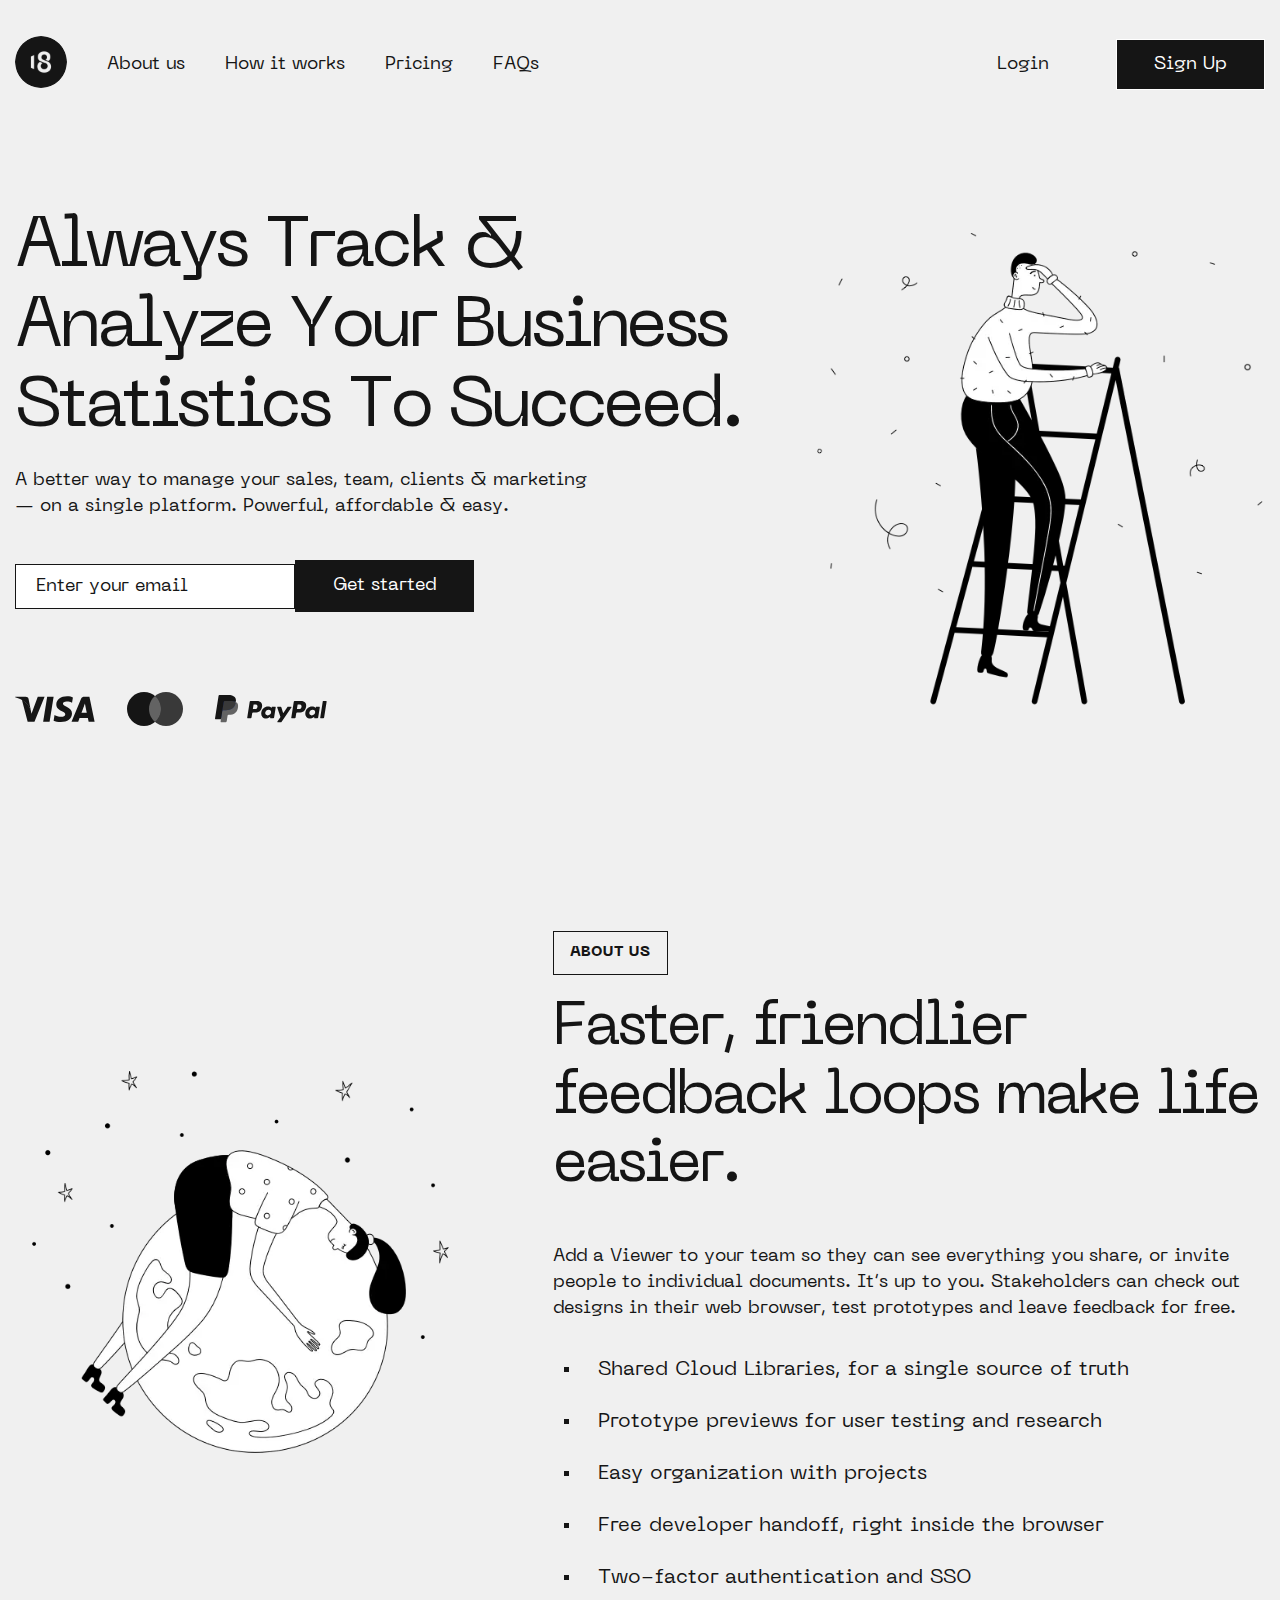
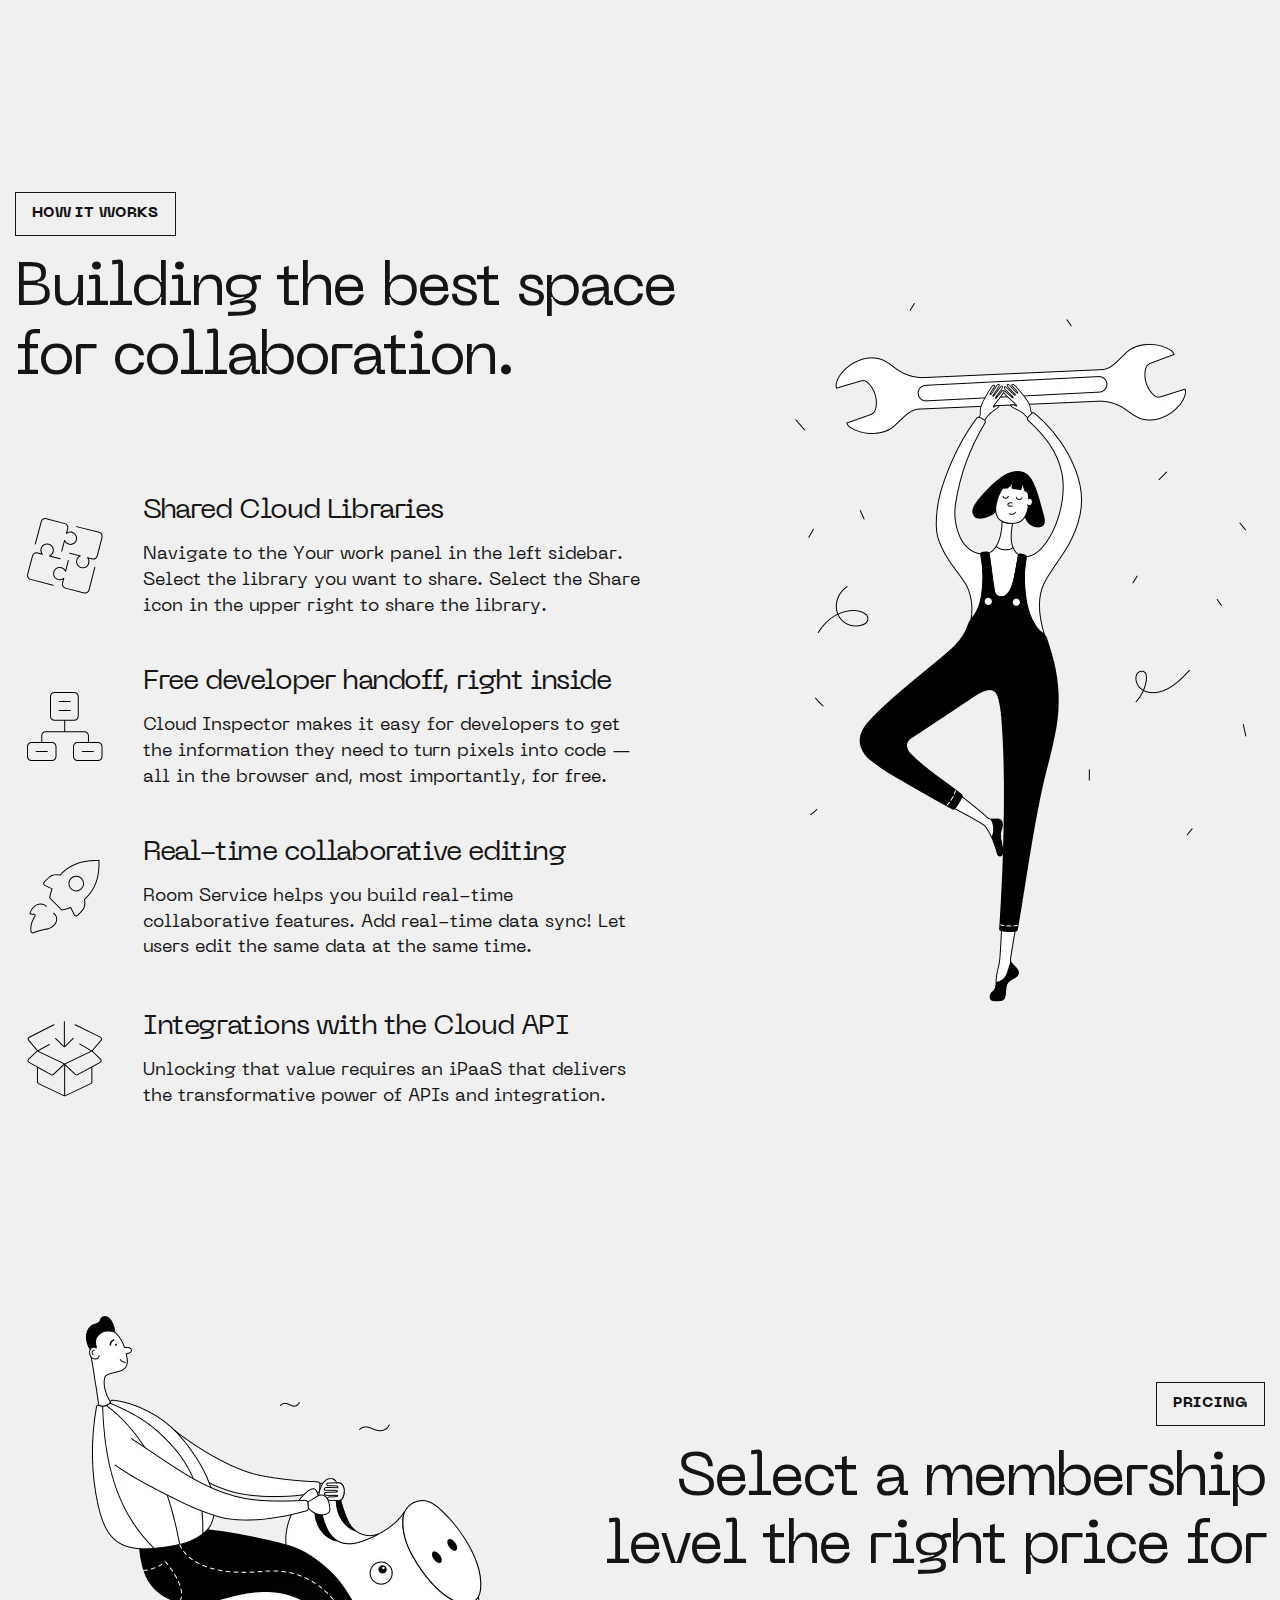
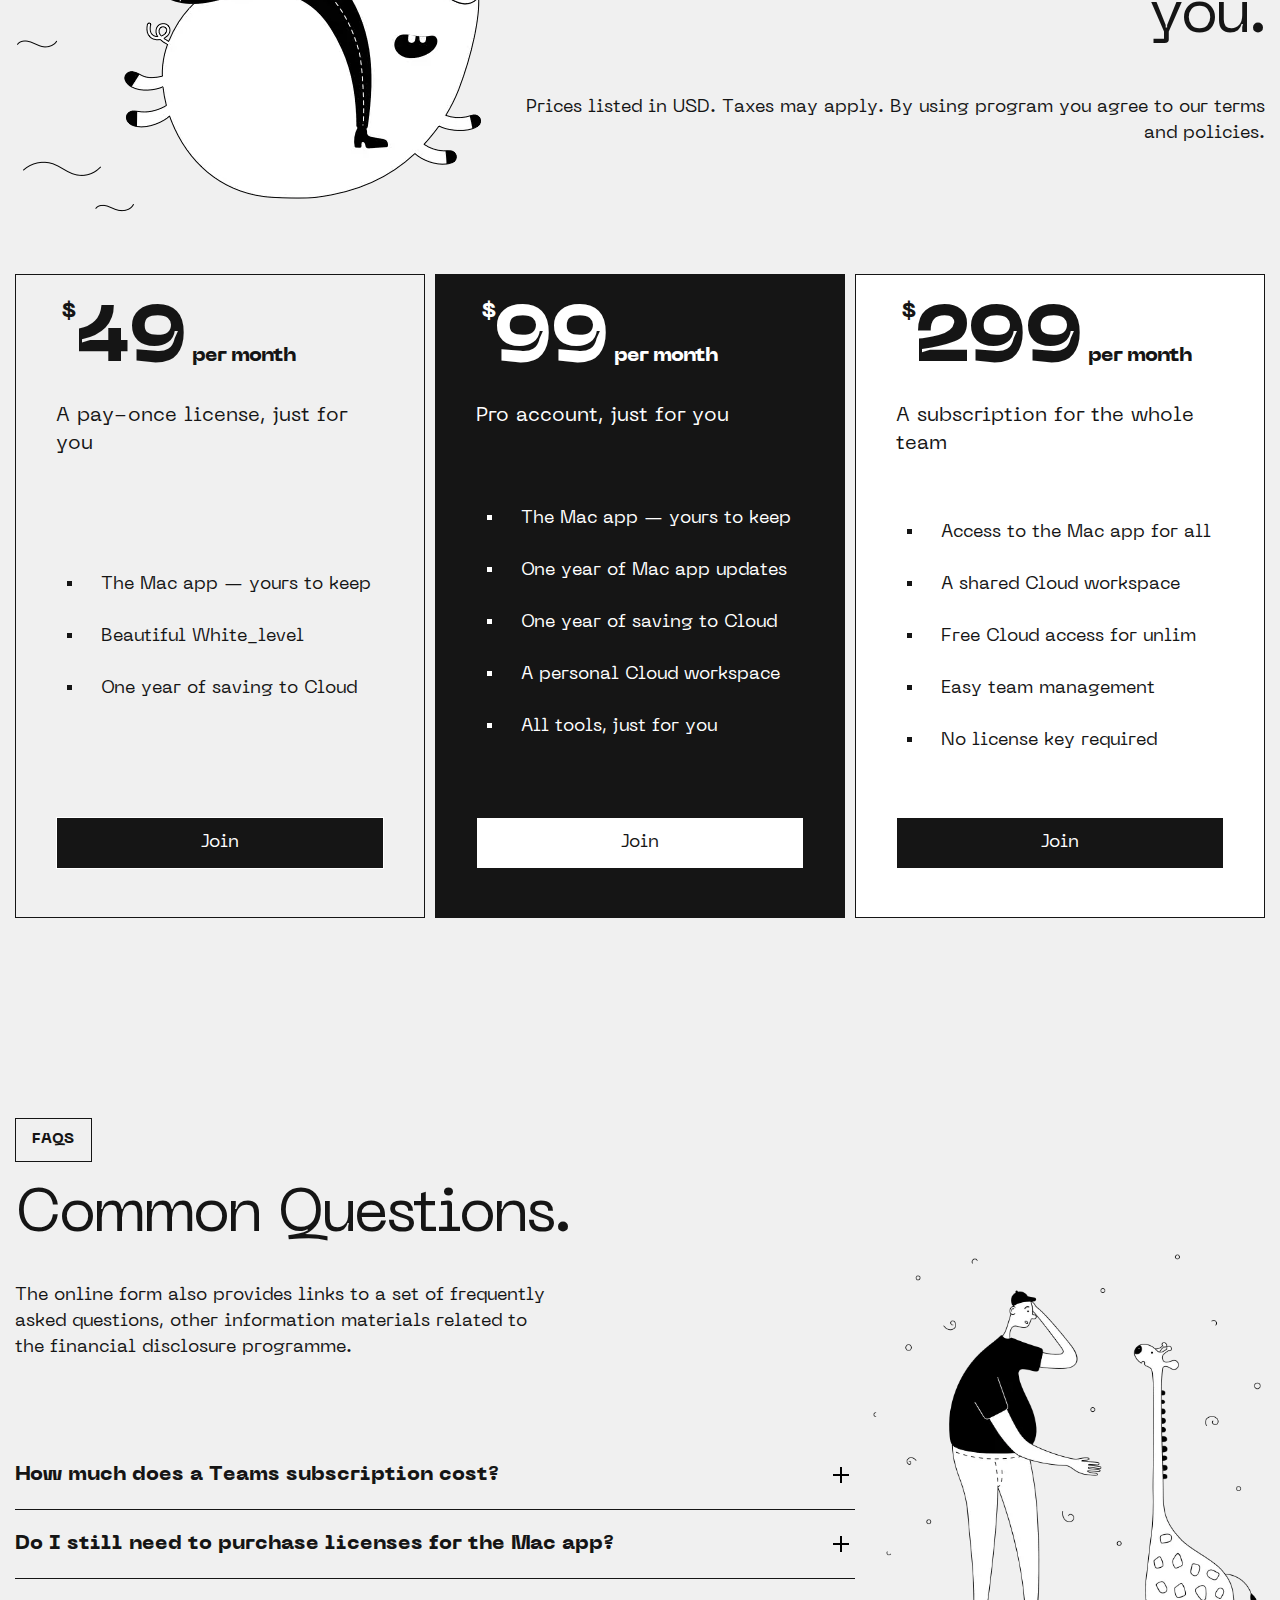
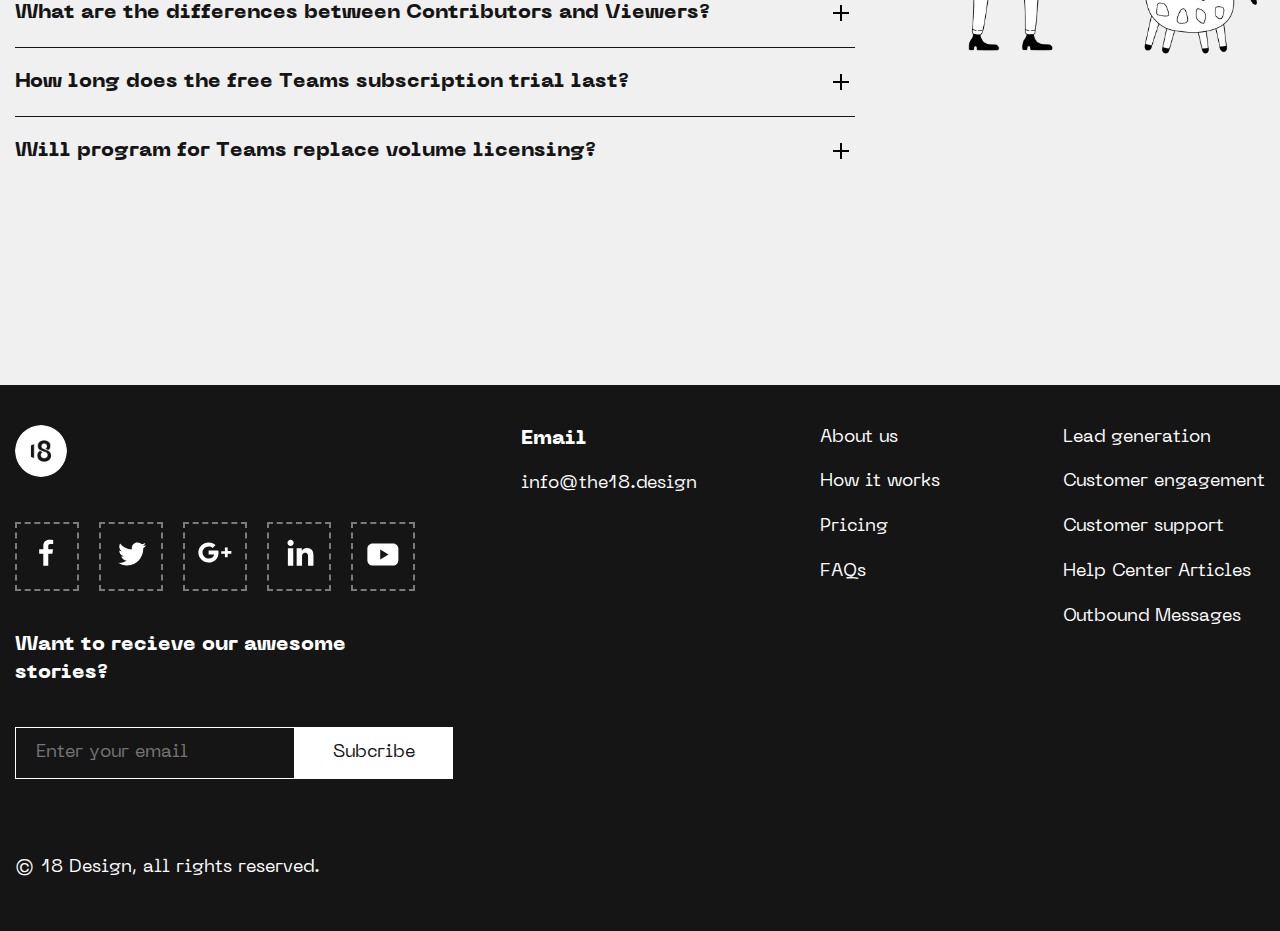
<file: index.html>
<!DOCTYPE html>
<html lang="en">

<head>
	<title>HomePage | web-site</title>
	<meta charset="UTF-8">
	<meta name="format-detection" content="telephone=no">
	<!-- <style>body{opacity: 0;}</style> -->
	<link rel="stylesheet" href="css/style.min.css?_v=20250105144403">
	<!-- <link rel="shortcut icon" href="favicon.ico"> -->
	<!-- <meta name="robots" content="noindex, nofollow"> -->
	<meta name="viewport" content="width=device-width, initial-scale=1.0">
</head>

<body>
	<div class="wrapper">
		<header class="header">
			<div class="header__container">
				<div class="header__wrapper">
					<div class="header__inner">
						<a class="header__logo" href="../home.html">
							<svg width="52" height="52" viewBox="0 0 52 52" fill="none" xmlns="http://www.w3.org/2000/svg" xmlns:xlink="http://www.w3.org/1999/xlink">
								<circle cx="26" cy="26" r="26" fill="url(#pattern0_446_511)" />
								<defs>
									<pattern id="pattern0_446_511" patternContentUnits="objectBoundingBox" width="1" height="1">
										<use xlink:href="#image0_446_511" transform="scale(0.00641026)" />
									</pattern>
									<image id="image0_446_511" width="156" height="156" xlink:href="[data-uri]" />
								</defs>
							</svg>
						</a>
						<div class="header__menu menu">
							<nav class="header__nav">
								<ul class="header__list">
									<li class="header__item">
										<a class="header__link" href="#about">About us</a>
									</li>
									<li class="header__item">
										<a class="header__link" href="#works">How it works</a>
									</li>
									<li class="header__item">
										<a class="header__link" href="#pricing">Pricing</a>
									</li>
									<li class="header__item">
										<a class="header__link" href="#faq">FAQs</a>
									</li>
								</ul>
								<div class="header__info">
									<a href="#" class="header__btn">Login</a>
									<a href="#" class="btn btn-main">Sign Up</a>
								</div>
							</nav>
						</div>
					</div>

					<button class="menu__icon icon-menu" type="button"></button>
				</div>
			</div>
		</header>

		<main class="page">
			<section class='hero'>
				<div class='hero__container'>
					<div class='hero__wrapper'>
						<div class='hero__about'>
							<h1 class='hero__title'>
								Always Track &
								Analyze Your Business
								Statistics To Succeed.
							</h1>
							<p class='hero__text'>
								A better way to manage your sales, team, clients & marketing
								— on a single platform. Powerful, affordable & easy.
							</p>
							<form class="hero__form" action="files/sendmail/sendmail.php" method="POST">
								<input type="text" name="form[email]" data-error="Error" placeholder="Enter your email" class="input">
								<button type="submit" class="btn-main">Get started</button>
							</form>
							<div class="hero__partners hero-partners">
								<ul class="hero-partners__list">
									<li class="hero-partners__item">
										<a href="#" class="hero-partners__link">
											<svg width="80" height="27" viewBox="0 0 80 27" fill="none" xmlns="http://www.w3.org/2000/svg">
												<path d="M34.5862 25.6592H28.1504L32.1758 0.769043H38.6113L34.5862 25.6592Z" fill="#151515" />
												<path d="M57.9165 1.37754C56.6471 0.873926 54.6337 0.317871 52.1441 0.317871C45.7885 0.317871 41.313 3.70699 41.2855 8.55241C41.2327 12.1274 44.4899 14.113 46.926 15.305C49.4159 16.523 50.2623 17.318 50.2623 18.4037C50.237 20.0712 48.2503 20.8398 46.3974 20.8398C43.8279 20.8398 42.4511 20.4435 40.3589 19.5158L39.5114 19.1182L38.6108 24.7055C40.1203 25.3931 42.9013 26.0034 45.7885 26.0301C52.5414 26.0301 56.9378 22.6935 56.9899 17.5299C57.0156 14.6965 55.2957 12.5254 51.5877 10.7513C49.3367 9.61244 47.9582 8.84452 47.9582 7.67926C47.9846 6.61994 49.1241 5.53493 51.6651 5.53493C53.7574 5.48179 55.2946 5.9847 56.4591 6.48797L57.0412 6.75227L57.9165 1.37754Z" fill="#151515" />
												<path fill-rule="evenodd" clip-rule="evenodd" d="M69.4363 0.769043H74.4144L79.6065 25.6588H73.6475C73.6475 25.6588 73.0644 22.799 72.8796 21.9252H64.6166C64.3776 22.5868 63.2658 25.6588 63.2658 25.6588H56.5129L66.0725 2.83419C66.7348 1.21881 67.9012 0.769043 69.4363 0.769043ZM69.0397 9.87743C69.0397 9.87743 67.0002 15.4116 66.4702 16.8415H71.8196C71.5549 15.5971 70.3362 9.63918 70.3362 9.63918L69.8864 7.49449C69.697 8.04677 69.4231 8.80607 69.2383 9.31819C69.1131 9.66533 69.0289 9.8989 69.0397 9.87743Z" fill="#151515" />
												<path d="M22.7749 0.769043L16.4722 17.7417L15.7834 14.2995C14.6182 10.3276 10.9637 6.01215 6.8855 3.86641L12.6586 25.6328H19.4643L29.5803 0.769043H22.7749V0.769043Z" fill="#151515" />
												<path d="M10.6195 0.769043H0.264868L0.158936 1.27196C8.23616 3.33745 13.5856 8.31626 15.7834 14.3005L13.5324 2.86129C13.1618 1.2716 12.023 0.821481 10.6195 0.769043Z" fill="#151515" />
											</svg>
										</a>
									</li>
									<li class="hero-partners__item">
										<a href="#" class="hero-partners__link">
											<svg width="56" height="34" viewBox="0 0 56 34" fill="none" xmlns="http://www.w3.org/2000/svg">
												<circle cx="39" cy="17" r="17" fill="#393939" />
												<circle cx="17" cy="17" r="17" fill="#151515" />
												<path fill-rule="evenodd" clip-rule="evenodd" d="M28 29.9239C31.6708 26.8056 34 22.1558 34 16.9619C34 11.7681 31.6708 7.11827 28 4C24.3292 7.11827 22 11.7681 22 16.9619C22 22.1558 24.3292 26.8056 28 29.9239Z" fill="#636363" />
											</svg>
										</a>
									</li>
									<li class="hero-partners__item">
										<a href="#" class="hero-partners__link">
											<svg width="112" height="28" viewBox="0 0 112 28" fill="none" xmlns="http://www.w3.org/2000/svg">
												<path fill-rule="evenodd" clip-rule="evenodd" d="M41.739 6.09595H35.5619C35.1394 6.09568 34.7795 6.403 34.7137 6.82033L32.2154 22.6602C32.1922 22.809 32.2352 22.9604 32.3332 23.0747C32.4312 23.1891 32.5743 23.2547 32.7248 23.2545H35.6739C36.0966 23.2547 36.4566 22.9469 36.522 22.5292L37.1958 18.257C37.2612 17.8396 37.6206 17.5319 38.043 17.5317H39.9985C44.0675 17.5317 46.4159 15.5627 47.0292 11.6607C47.3056 9.95363 47.041 8.61233 46.2416 7.67298C45.3637 6.6415 43.8065 6.09595 41.739 6.09595ZM42.4517 11.8811C42.1139 14.0976 40.4203 14.0976 38.7828 14.0976H37.8506L38.5046 9.95814C38.5441 9.70795 38.7598 9.52369 39.0131 9.52369H39.4403C40.5558 9.52369 41.6081 9.52369 42.1518 10.1596C42.4761 10.5389 42.5754 11.1025 42.4517 11.8811ZM57.2456 11.8098H60.2037C60.354 11.8097 60.4967 11.8756 60.5942 11.9899C60.6917 12.1043 60.7342 12.2557 60.7104 12.4041L59.1117 22.5283C59.0462 22.946 58.6863 23.2538 58.2635 23.2536H55.599C55.4484 23.2534 55.3054 23.1872 55.2078 23.0726C55.1102 22.9579 55.0676 22.8062 55.0914 22.6575L55.2233 21.8356C55.2233 21.8356 53.7628 23.5291 51.129 23.5291C49.5944 23.5291 48.3046 23.0865 47.4031 22.0243C46.4204 20.8691 46.0185 19.2126 46.3012 17.4802C46.845 14.0073 49.6368 11.5316 52.9056 11.5316C54.3309 11.5316 55.7589 11.8423 56.3993 12.7717L56.6061 13.0716L56.7371 12.2442C56.7766 11.994 56.9923 11.8098 57.2456 11.8098ZM56.0804 17.5669C55.795 19.2569 54.4537 20.3913 52.743 20.3913C51.8841 20.3913 51.1976 20.1158 50.7568 19.5938C50.3197 19.0753 50.1535 18.3374 50.2926 17.5154C50.559 15.8399 51.9229 14.6685 53.6074 14.6685C54.4474 14.6685 55.1302 14.9476 55.5801 15.4741C56.0308 16.0061 56.2096 16.7486 56.0804 17.5669ZM72.9852 11.8098H75.9577C76.1493 11.8098 76.325 11.9163 76.4137 12.086C76.5025 12.2558 76.4897 12.4608 76.3804 12.6181L66.4937 26.8891C66.3333 27.1203 66.0697 27.258 65.7883 27.2576H62.8194C62.6268 27.2577 62.4502 27.1502 62.3618 26.9791C62.2734 26.808 62.2879 26.6018 62.3994 26.4447L65.4776 22.0993L62.2034 12.4908C62.1497 12.3333 62.1754 12.1596 62.2724 12.0245C62.3694 11.8893 62.5257 11.8093 62.692 11.8098H65.6131C65.9926 11.8099 66.3273 12.0587 66.4368 12.4221L68.1746 18.2254L72.2744 12.1864C72.4346 11.9512 72.7006 11.8102 72.9852 11.8098Z" fill="#151515" />
												<path fill-rule="evenodd" clip-rule="evenodd" d="M105.215 22.6601L107.75 6.53033C107.79 6.28031 108.005 6.09587 108.258 6.09497H111.112C111.263 6.09524 111.405 6.16128 111.503 6.27574C111.601 6.39019 111.643 6.54162 111.62 6.6902L109.12 22.5292C109.055 22.9474 108.695 23.2545 108.271 23.2545H105.723C105.572 23.2545 105.429 23.1886 105.332 23.0743C105.234 22.96 105.191 22.8086 105.215 22.6601ZM85.7992 6.09587H79.6212C79.199 6.09605 78.8397 6.40326 78.7739 6.82026L76.2756 22.6601C76.2521 22.8086 76.2948 22.96 76.3924 23.0743C76.4901 23.1886 76.6329 23.2545 76.7832 23.2545H79.9536C80.249 23.254 80.5003 23.0388 80.5461 22.7468L81.2551 18.2569C81.3205 17.8396 81.6799 17.5319 82.1023 17.5316H84.0569C88.1268 17.5316 90.4743 15.5626 91.0885 11.6606C91.3658 9.95355 91.0994 8.61226 90.3 7.67291C89.423 6.64142 87.8667 6.09587 85.7992 6.09587ZM86.5119 11.881C86.175 14.0976 84.4814 14.0976 82.843 14.0976H81.9117L82.5666 9.95807C82.6054 9.70782 82.821 9.5233 83.0742 9.52362H83.5014C84.616 9.52362 85.6692 9.52362 86.2129 10.1595C86.5372 10.5388 86.6356 11.1025 86.5119 11.881ZM101.307 11.8097H104.263C104.414 11.8095 104.557 11.8752 104.655 11.9894C104.753 12.1037 104.796 12.2552 104.773 12.404L103.174 22.5283C103.108 22.9456 102.749 23.2533 102.326 23.2536H99.6628C99.5119 23.2539 99.3685 23.1879 99.2704 23.0732C99.1724 22.9584 99.1296 22.8065 99.1534 22.6574L99.2853 21.8355C99.2853 21.8355 97.8248 23.529 95.191 23.529C93.6564 23.529 92.3684 23.0865 91.4652 22.0243C90.4825 20.869 90.0823 19.2125 90.3641 17.4801C90.9079 14.0072 93.6988 11.5315 96.9676 11.5315C98.3929 11.5315 99.82 11.8422 100.46 12.7716L100.668 13.0715L100.799 12.2441C100.838 11.9937 101.053 11.809 101.307 11.8097ZM100.14 17.5668C99.8561 19.2568 98.513 20.3912 96.8023 20.3912C95.9452 20.3912 95.2569 20.1157 94.8161 19.5937C94.379 19.0752 94.2146 18.3373 94.3519 17.5154C94.6201 15.8399 95.9822 14.6684 97.6667 14.6684C98.5067 14.6684 99.1896 14.9475 99.6394 15.4741C100.092 16.0061 100.271 16.7485 100.14 17.5668Z" fill="#151515" />
												<path d="M6.56277 26.3326L7.03516 23.332L5.9829 23.3076H0.958252L4.45012 1.16687C4.47161 1.02705 4.59227 0.924063 4.73374 0.924809H13.206C16.0186 0.924809 17.9597 1.5101 18.9731 2.66532C19.4482 3.20726 19.7508 3.77358 19.8971 4.39681C20.0506 5.05074 20.0533 5.83203 19.9034 6.78494L19.8926 6.85449V7.46507L20.3677 7.73423C20.7304 7.91798 21.0564 8.16655 21.3296 8.46765C21.7361 8.931 21.9989 9.51991 22.11 10.2181C22.2247 10.9362 22.1868 11.7906 21.9989 12.758C21.7821 13.8707 21.4317 14.8399 20.9584 15.6329C20.5408 16.3434 19.9793 16.9587 19.31 17.4394C18.6813 17.8856 17.9344 18.2243 17.0899 18.4411C16.2715 18.6542 15.3385 18.7617 14.3152 18.7617H13.6558C13.1843 18.7617 12.7264 18.9315 12.3669 19.2359C12.0079 19.5435 11.7698 19.9686 11.6949 20.4354L11.6452 20.7055L10.8106 25.9938L10.7727 26.188C10.7628 26.2495 10.7456 26.2802 10.7203 26.3009C10.6958 26.321 10.6653 26.3321 10.6336 26.3326H6.56277Z" fill="#253B80" />
												<path d="M20.8174 6.92505C20.7921 7.08673 20.7632 7.25202 20.7307 7.42182C19.6134 13.1582 15.791 15.1399 10.909 15.1399H8.42336C7.82633 15.1399 7.32323 15.5734 7.2302 16.1623L5.95756 24.2336L5.59717 26.5214C5.56812 26.7051 5.62091 26.8923 5.74165 27.0337C5.86238 27.1751 6.03897 27.2566 6.22491 27.2567H10.6336C11.1556 27.2567 11.5991 26.8773 11.6813 26.3625L11.7247 26.1385L12.5547 20.8709L12.608 20.5818C12.6893 20.0652 13.1337 19.6858 13.6558 19.6858H14.3151C18.5865 19.6858 21.9302 17.9516 22.9075 12.9333C23.3158 10.8369 23.1044 9.08647 22.0241 7.85537C21.6818 7.47454 21.2728 7.15928 20.8174 6.92505V6.92505Z" fill="#636363" />
												<path d="M19.6487 6.45897C19.2919 6.35577 18.929 6.27522 18.5621 6.21781C17.8371 6.10639 17.1044 6.05293 16.3709 6.05794H9.73035C9.20818 6.05754 8.76371 6.43796 8.68351 6.95394L7.27087 15.9013L7.23022 16.1623C7.32116 15.5738 7.82786 15.1396 8.42339 15.1399H10.9091C15.791 15.1399 19.6135 13.1573 20.7307 7.42181C20.7642 7.252 20.7922 7.08671 20.8175 6.92504C20.5226 6.77043 20.2154 6.64081 19.8989 6.53755C19.8159 6.51002 19.7325 6.48382 19.6487 6.45897Z" fill="#393939" />
												<path d="M8.68354 6.95394C8.76306 6.43772 9.20807 6.05722 9.73038 6.05884H16.3709C17.1576 6.05884 17.8919 6.11032 18.5621 6.21871C19.0156 6.28999 19.4629 6.39659 19.8998 6.53755C20.2295 6.64684 20.5357 6.776 20.8184 6.92503C21.1508 4.80516 20.8157 3.36181 19.6695 2.05484C18.4059 0.616 16.1252 0 13.2069 0H4.73463C4.1385 0 3.62999 0.433548 3.53786 1.02335L0.00895592 23.3917C-0.0243085 23.6019 0.0360432 23.8161 0.174135 23.978C0.312228 24.1399 0.514235 24.2333 0.72702 24.2335H5.9576L7.27089 15.9013L8.68354 6.95394Z" fill="#151515" />
											</svg>
										</a>
									</li>
								</ul>
							</div>
						</div>
						<div class='hero__img'>
							<picture><source srcset="img/hero-img.webp" type="image/webp"><img src="img/hero-img.png" alt="hero img"></picture>
						</div>
					</div>
				</div>
			</section>
			<section id="about" class='about'>
				<div class='about__container'>
					<div class='about__wrapper'>
						<div class="about__img">
							<picture><source srcset="img/about-img.webp" type="image/webp"><img src="img/about-img.png" alt="about img"></picture>
						</div>
						<div class="about__content">
							<span class="about__lable lable">About us</span>
							<h2 class="about__title">
								Faster, friendlier feedback
								loops make life easier.
							</h2>
							<p class="about__text">
								Add a Viewer to your team so they can see everything you share, or invite
								people to individual documents. It’s up to you. Stakeholders can check
								out designs in their web browser, test prototypes and leave feedback for free.
							</p>
							<div class="about__advantages">
								<ul class="advantages__list">
									<li class="advantages__item">
										<p class="advantages__text">
											Shared Cloud Libraries, for a single source of truth
										</p>
									</li>
									<li class="advantages__item">
										<p class="advantages__text">
											Prototype previews for user testing and research
										</p>
									</li>
									<li class="advantages__item">
										<p class="advantages__text">
											Easy organization with projects
										</p>
									</li>
									<li class="advantages__item">
										<p class="advantages__text">
											Free developer handoff, right inside the browser
										</p>
									</li>
									<li class="advantages__item">
										<p class="advantages__text">
											Two-factor authentication and SSO
										</p>
									</li>
								</ul>
							</div>
						</div>
					</div>
				</div>
			</section>
			<section id="works" class='how-it-work'>
				<div class='how-it-work__container'>
					<div class='how-it-work__wrapper'>
						<div class="how-it-work__content">
							<span class="how-it-work__lable lable">How it works</span>
							<h2 class="how-it-work__title">Building the best space
								for collaboration.</h2>
							<ul class="how-it-work__cloud-tools cloud-tools">
								<li class="cloud-tools__item">
									<div class="cloud-tools__img">
										<svg width="100" height="100" viewBox="0 0 100 100" fill="none" xmlns="http://www.w3.org/2000/svg">
											<rect opacity="0.01" width="100" height="100" fill="white" />
											<path d="M20.1318 38.5494C20.1745 38.561 20.2186 38.5668 20.2629 38.5667C20.4922 38.5664 20.6927 38.4122 20.7517 38.1907L26.7689 15.646C27.2784 13.7565 29.2186 12.6336 31.1107 13.1334L49.7391 18.1055C51.6315 18.6108 52.7561 20.5544 52.2512 22.4468L50.9523 27.3141C50.9177 27.4439 50.936 27.5821 51.0033 27.6984C51.0705 27.8147 51.1813 27.8995 51.3111 27.9341C51.5307 27.9924 51.7619 27.8939 51.872 27.695C53.8203 26.1936 56.5124 26.1127 58.5475 27.4942C60.5826 28.8758 61.5008 31.4077 60.8245 33.7726C60.1482 36.1375 58.03 37.8011 55.5722 37.8977C53.1601 37.9891 50.951 36.554 50.0541 34.313C50.0102 34.1394 49.8765 34.0026 49.704 33.9547C49.434 33.885 49.1581 34.0447 49.084 34.3134L46.234 44.9915C46.1993 45.1213 46.2176 45.2595 46.2849 45.3758C46.3522 45.4921 46.4629 45.5769 46.5927 45.6115C46.6355 45.6231 46.6796 45.6289 46.7238 45.6288C46.9531 45.6286 47.1536 45.4743 47.2127 45.2528L49.7246 35.8416C50.9574 37.7524 53.0736 38.9092 55.3476 38.9155C55.4356 38.9155 55.5237 38.9134 55.6118 38.91C58.3662 38.8137 60.7818 37.0432 61.7028 34.4455C62.6239 31.8478 61.8632 28.9511 59.7846 27.1412C57.706 25.3313 54.7322 24.9761 52.2858 26.2456L53.2298 22.7081C53.5418 21.5397 53.3769 20.2952 52.7712 19.2485C52.1655 18.2018 51.1688 17.4386 50.0004 17.1269L31.372 12.1547C28.9391 11.5083 26.4421 12.9532 25.7902 15.3847L19.773 37.9294C19.7383 38.0592 19.7567 38.1974 19.8239 38.3137C19.8912 38.43 20.002 38.5148 20.1318 38.5494Z" fill="black" />
											<path d="M84.2019 25.8659L61.581 20.1412C61.4053 20.0964 61.2191 20.1489 61.0926 20.2788C60.9662 20.4087 60.9187 20.5963 60.9683 20.7707C61.0178 20.9451 61.1567 21.0798 61.3326 21.1239L83.9535 26.8486C84.8653 27.0794 85.6481 27.6631 86.1296 28.4711C86.6111 29.2791 86.7519 30.2453 86.521 31.1572L81.7907 49.8484C81.3097 51.7471 79.3809 52.8966 77.482 52.4164L72.5985 51.1804C72.3272 51.1123 72.052 51.2765 71.983 51.5476C71.9294 51.7682 72.031 51.9973 72.2305 52.1056C73.748 54.0276 73.8666 56.7047 72.5249 58.7533C71.1832 60.802 68.6818 61.7632 66.3135 61.1402C63.9451 60.5172 62.2405 58.4496 62.0804 56.006C61.9203 53.5624 63.3408 51.2901 65.6076 50.3635C65.6247 50.3536 65.6412 50.3426 65.6569 50.3307C65.7952 50.2761 65.9006 50.1608 65.9426 50.0182C66.0108 49.7469 65.8466 49.4715 65.5754 49.4026L54.8612 46.6912C54.6854 46.6459 54.4987 46.6982 54.3719 46.8282C54.2452 46.9582 54.1977 47.1461 54.2474 47.3208C54.2972 47.4954 54.4366 47.6301 54.6128 47.6738L64.0554 50.0635C61.5937 51.6981 60.4928 54.7519 61.3453 57.5812C62.1978 60.4105 64.8025 62.3478 67.7575 62.3504C67.8772 62.3504 67.9974 62.3469 68.1177 62.341C70.4088 62.2294 72.4829 60.9513 73.6124 58.9548C74.742 56.9584 74.7694 54.5222 73.6849 52.5009L77.2338 53.3991C78.4063 53.696 79.6487 53.5149 80.6877 52.8955C81.7266 52.2762 82.4769 51.2695 82.7734 50.0968L87.5036 31.4056C88.1185 28.9645 86.6415 26.4864 84.2019 25.8659Z" fill="black" />
											<path d="M79.944 60.8535C79.8138 60.8198 79.6755 60.8394 79.5599 60.9081C79.4442 60.9767 79.3607 61.0887 79.328 61.2192L73.5696 83.8317C73.3376 84.7433 72.7529 85.5253 71.9442 86.0058C71.1355 86.4863 70.1691 86.6258 69.2575 86.3937L50.5732 81.6358C48.6763 81.1503 47.5303 79.2212 48.0112 77.3232L49.2541 72.4416C49.2874 72.3114 49.2675 72.1733 49.199 72.0577C49.1304 71.9422 49.0187 71.8587 48.8884 71.8255C48.6678 71.7694 48.4373 71.8707 48.3296 72.0713C46.6579 73.3926 44.3884 73.6699 42.4478 72.7899C40.5072 71.9099 39.2204 70.02 39.1128 67.892C38.972 65.1209 40.8475 62.6512 43.5547 62.0431C46.2618 61.4349 49.0135 62.8651 50.0713 65.4302C50.1273 65.6497 50.3253 65.8032 50.5519 65.8024C50.7833 65.8022 50.9851 65.6452 51.0423 65.421L53.7695 54.7112C53.8387 54.4401 53.675 54.1643 53.4039 54.0952C53.1328 54.026 52.857 54.1898 52.7879 54.4608L50.3839 63.901C48.9488 61.7367 46.3929 60.5957 43.8235 60.9725C41.2541 61.3493 39.1334 63.176 38.3802 65.6613C37.627 68.1465 38.3768 70.8433 40.3048 72.583C41.5336 73.6996 43.1352 74.3171 44.7955 74.3144C44.9113 74.3144 45.0276 74.3114 45.1444 74.3054C46.1198 74.2529 47.0718 73.9866 47.9328 73.5252L47.0295 77.0729C46.7308 78.2449 46.91 79.4875 47.5277 80.5273C48.1453 81.5672 49.1508 82.3191 50.3228 82.6175L69.0072 87.3754C69.3774 87.47 69.7581 87.5181 70.1402 87.5184C72.222 87.5123 74.0361 86.0991 74.5513 84.0821L80.3097 61.4696C80.343 61.3394 80.3231 61.2013 80.2545 61.0857C80.186 60.9702 80.0742 60.8867 79.944 60.8535Z" fill="black" />
											<path d="M38.2237 78.8353L15.6588 72.8929C14.7491 72.6534 13.9719 72.0623 13.4981 71.2497C13.0243 70.4371 12.8927 69.4696 13.1324 68.56L18.0422 49.9152C18.543 48.0226 20.4812 46.8923 22.3751 47.3883L27.2463 48.6713C27.4906 48.7385 27.7467 48.6128 27.843 48.3784C27.9392 48.144 27.8455 47.8746 27.6245 47.7506C26.3163 46.0682 26.0572 43.7961 26.9529 41.8623C27.8487 39.9286 29.7493 38.6569 31.8785 38.5668C34.6524 38.4485 37.1077 40.3464 37.6921 43.0606C38.2765 45.7747 36.8198 48.515 34.2432 49.5488C34.0723 49.594 33.9384 49.7266 33.8914 49.897C33.8571 50.0269 33.8758 50.1651 33.9435 50.2812C34.0111 50.3973 34.1222 50.4818 34.2521 50.516L44.9396 53.3303C45.2097 53.4005 45.4856 53.239 45.5568 52.9692C45.6279 52.6993 45.4674 52.4228 45.1979 52.3507L35.7785 49.8702C38.8279 47.8984 39.7594 43.8609 37.8822 40.7523C36.005 37.6438 31.9979 36.5887 28.8332 38.3696C25.6685 40.1505 24.4909 44.1232 26.1737 47.3411L22.6334 46.4087C20.1981 45.7679 17.7043 47.222 17.0625 49.657L12.1527 68.3017C11.8446 69.4711 12.0137 70.7151 12.6227 71.7598C13.2318 72.8046 14.231 73.5646 15.4005 73.8726L37.9655 79.815C38.1407 79.8619 38.3277 79.8115 38.4556 79.6829C38.5836 79.5542 38.6329 79.367 38.5851 79.192C38.5372 79.017 38.3994 78.8809 38.2237 78.8353Z" fill="black" />
										</svg>
									</div>
									<div class="cloud-tools__inner">
										<h3 class="cloud-tools__title">Shared Cloud Libraries</h3>
										<p class="cloud-tools__text">
											Navigate to the Your work panel in the left sidebar.
											Select the library you want to share. Select the Share
											icon in the upper right to share the library.
										</p>
									</div>
								</li>
								<li class="cloud-tools__item">
									<div class="cloud-tools__img">
										<svg width="100" height="100" viewBox="0 0 100 100" fill="none" xmlns="http://www.w3.org/2000/svg">
											<rect opacity="0.01" width="100" height="100" fill="white" />
											<path d="M55.3452 23.9204H44.063C43.7868 23.9204 43.563 24.1443 43.563 24.4204C43.563 24.6966 43.7868 24.9204 44.063 24.9204H55.3452C55.6213 24.9204 55.8452 24.6966 55.8452 24.4204C55.8452 24.1443 55.6213 23.9204 55.3452 23.9204Z" fill="black" />
											<path fill-rule="evenodd" clip-rule="evenodd" d="M73.9561 64.897H83.0151C85.4993 64.8997 87.5124 66.9128 87.5151 69.397V79.5059C87.5124 81.99 85.4993 84.0031 83.0151 84.0059H62.5C60.0158 84.0032 58.0027 81.99 58 79.5059V69.397C58.0027 66.9128 60.0158 64.8997 62.5 64.897H72.9561V58.6338C72.9537 56.7018 71.3881 55.1361 69.4561 55.1338H30.7573C28.8253 55.1361 27.2597 56.7018 27.2573 58.6338V64.897H37.0151C39.4993 64.8997 41.5124 66.9128 41.5151 69.397V79.5059C41.5124 81.99 39.4993 84.0031 37.0151 84.0059H16.5C14.0158 84.0032 12.0027 81.99 12 79.5059V69.397C12.0027 66.9128 14.0158 64.8997 16.5 64.897H26.2573V58.6338C26.26 56.1496 28.2732 54.1365 30.7573 54.1338H49.204V43.7544H39.4981C37.0139 43.7517 35.0008 41.7386 34.9981 39.2544V19.5C35.0008 17.0158 37.0139 15.0027 39.4981 15H59.2524C61.7366 15.0027 63.7497 17.0158 63.7524 19.5V39.2544C63.7497 41.7386 61.7366 43.7517 59.2524 43.7544H50.2041V54.1338H69.4561C71.9402 54.1365 73.9533 56.1496 73.9561 58.6338V64.897ZM40.5151 69.397C40.5128 67.465 38.9472 65.8993 37.0151 65.897H16.5C14.568 65.8993 13.0023 67.465 13 69.397V79.5059C13.0023 81.4379 14.568 83.0035 16.5 83.0059H37.0151C38.9472 83.0035 40.5128 81.4379 40.5151 79.5059V69.397ZM39.4981 42.7544C37.566 42.7521 36.0004 41.1864 35.9981 39.2544V19.5C36.0004 17.568 37.566 16.0023 39.4981 16H59.2524C61.1845 16.0023 62.7501 17.568 62.7524 19.5V39.2544C62.7501 41.1864 61.1845 42.7521 59.2524 42.7544L39.4981 42.7544ZM83.0151 83.0059C84.9472 83.0035 86.5128 81.4379 86.5151 79.5059V69.397C86.5128 67.465 84.9472 65.8993 83.0151 65.897H62.5C60.568 65.8993 59.0023 67.465 59 69.397V79.5059C59.0023 81.4379 60.568 83.0035 62.5 83.0059H83.0151Z" fill="black" />
											<path d="M55.3452 32.9204H44.063C43.7868 32.9204 43.563 33.1443 43.563 33.4204C43.563 33.6966 43.7868 33.9204 44.063 33.9204H55.3452C55.6213 33.9204 55.8452 33.6966 55.8452 33.4204C55.8452 33.1443 55.6213 32.9204 55.3452 32.9204Z" fill="black" />
											<path d="M78.3984 73.9517H67.1162C66.8401 73.9517 66.6162 74.1755 66.6162 74.4517C66.6162 74.7278 66.8401 74.9517 67.1162 74.9517H78.3984C78.6746 74.9517 78.8984 74.7278 78.8984 74.4517C78.8984 74.1755 78.6746 73.9517 78.3984 73.9517Z" fill="black" />
											<path d="M21.1162 74.9517H32.3984C32.6746 74.9517 32.8984 74.7278 32.8984 74.4517C32.8984 74.1755 32.6746 73.9517 32.3984 73.9517H21.1162C20.8401 73.9517 20.6162 74.1755 20.6162 74.4517C20.6162 74.7278 20.8401 74.9517 21.1162 74.9517Z" fill="black" />
										</svg>
									</div>
									<div class="cloud-tools__inner">
										<h3 class="cloud-tools__title">
											Free developer handoff, right inside
										</h3>
										<p class="cloud-tools__text">
											Cloud Inspector makes it easy for developers to get
											the information they need to turn pixels into code —
											all in the browser and, most importantly, for free.
										</p>
									</div>
								</li>
								<li class="cloud-tools__item">
									<div class="cloud-tools__img">
										<svg width="100" height="100" viewBox="0 0 100 100" fill="none" xmlns="http://www.w3.org/2000/svg">
											<rect opacity="0.01" width="100" height="100" fill="white" />
											<path fill-rule="evenodd" clip-rule="evenodd" d="M84.4611 13.591L84.4603 13.5941C85.2234 30.4643 80.3344 43.621 69.9394 52.7148C70.2632 54.1105 71.3323 60.0445 67.2849 64.2775C65.6672 65.9699 64.1726 67.4738 62.8425 68.7477C62.3768 69.199 61.7537 69.4514 61.1052 69.4514C60.9509 69.4513 60.797 69.4374 60.6452 69.4098C59.8476 69.2694 59.1674 68.7513 58.82 68.0197L55.5177 61.1662C52.7087 62.2367 49.7912 62.9972 46.817 63.4343L46.5778 63.4616L34.1769 51.0934L34.2033 50.8537C34.6346 47.8657 35.3915 44.9338 36.4606 42.1105C35.5841 41.7347 33.7239 40.8449 29.5905 38.8677L29.5836 38.8644C28.8537 38.5158 28.3351 37.8386 28.1887 37.043C28.0423 36.2475 28.2859 35.43 28.8439 34.8444C30.1061 33.5187 31.6061 32.0197 33.3019 30.3889C37.5244 26.3296 43.4609 27.3818 44.8576 27.7016C53.93 17.2712 67.0866 12.3435 83.9826 13.0701C84.0046 13.0738 84.0264 13.0792 84.0477 13.0861C84.2184 13.1062 84.3632 13.2207 84.4222 13.3821C84.4316 13.4113 84.4382 13.4412 84.4421 13.4715C84.4497 13.4964 84.4553 13.5218 84.4591 13.5475L84.4601 13.5845L84.4611 13.591ZM68.9387 52.3204C68.9717 52.2526 69.0198 52.1933 69.0792 52.147C79.2889 43.3339 84.125 30.5176 83.4728 14.0587C67.0065 13.4576 54.2102 18.3263 45.4268 28.5609L45.4093 28.5801L45.4083 28.5812L45.4059 28.583C45.361 28.6338 45.3063 28.6749 45.2449 28.7037C45.2291 28.7101 45.2129 28.7155 45.1964 28.72C45.1502 28.7376 45.1015 28.748 45.0522 28.7509C45.0441 28.7513 45.0366 28.7561 45.0284 28.7561C45.0072 28.7537 44.9863 28.75 44.9656 28.7451C44.9428 28.7452 44.9201 28.7436 44.8976 28.7404C44.8326 28.7223 38.2872 26.9826 33.9952 31.1096C32.3097 32.7302 30.8205 34.2189 29.5685 35.5339C29.231 35.8874 29.0835 36.3814 29.172 36.862C29.2604 37.3427 29.574 37.7518 30.0152 37.9621C30.0152 37.9621 37.1925 41.3957 37.2872 41.4406L37.7028 41.6369L37.5426 42.0681C36.4727 44.8672 35.6971 47.77 35.2282 50.7297L46.9386 62.4093C49.8968 61.932 52.7974 61.1481 55.5934 60.0705C56.0485 59.964 56.049 59.965 59.6743 67.4895L59.7208 67.5861C59.9326 68.0267 60.3427 68.339 60.8238 68.426C61.3048 68.513 61.7984 68.3641 62.151 68.0256C63.4703 66.7619 64.9547 65.2682 66.5621 63.5861C70.6779 59.2819 68.9186 52.7428 68.9005 52.6769C68.8921 52.6359 68.889 52.594 68.8914 52.5522C68.8913 52.545 68.8904 52.5379 68.8894 52.5308C68.8882 52.5214 68.8869 52.5119 68.8878 52.5024C68.8931 52.4475 68.9077 52.3939 68.9309 52.3439C68.9343 52.3362 68.9349 52.3279 68.9387 52.3204Z" fill="black" />
											<path fill-rule="evenodd" clip-rule="evenodd" d="M53.4448 36.5974C53.445 32.2912 56.936 28.8004 61.2422 28.8005C65.5463 28.8058 69.0341 32.2938 69.0391 36.5979C69.0389 40.9041 65.5479 44.3949 61.2417 44.3948C56.9355 44.3946 53.4447 40.9036 53.4448 36.5974ZM54.9623 39.1989C56.0144 41.7388 58.493 43.3949 61.2422 43.3948C64.9942 43.3905 68.0348 40.3499 68.0391 36.5979C68.0392 33.8487 66.3831 31.3701 63.8432 30.318C61.3033 29.2659 58.3796 29.8474 56.4357 31.7914C54.4917 33.7354 53.9101 36.659 54.9623 39.1989Z" fill="black" />
											<path d="M38.8199 65.7702C38.5828 65.6283 38.2757 65.7055 38.1339 65.9425C37.992 66.1796 38.0692 66.4867 38.3062 66.6286C40.1361 67.8117 41.2376 69.8451 41.2291 72.0241C41.1873 74.2288 40.295 76.332 38.7388 77.8942C37.1543 79.4681 35.1865 80.6013 33.0298 81.1818C32.0772 81.4587 31.0757 81.6569 30.108 81.8488L29.3003 82.0109C25.7411 82.7408 22.2488 83.7653 18.8594 85.0739C18.7281 85.1247 18.5952 85.1823 18.4634 85.2458C18.0279 85.4587 17.5169 85.4511 17.0879 85.2253C16.718 85.0346 16.465 84.6749 16.4106 84.2624C16.146 82.282 16.2203 80.271 16.6304 78.3156C17.2805 75.3675 18.4387 72.555 20.0532 70.0041C20.8101 68.7643 20.8393 67.7277 20.1343 67.1608C19.8028 66.9283 19.411 66.7969 19.0063 66.7824L15.7705 66.4123C15.6803 66.4045 15.5909 66.3898 15.5029 66.3683C15.5 66.3595 15.4766 66.274 15.5864 65.9864C16.6682 62.7349 18.9344 60.0098 21.9341 58.3531C25.0732 56.8175 29.0054 57.3649 31.0781 59.628C31.2648 59.8312 31.5808 59.8447 31.7842 59.6583C31.9876 59.4719 32.0015 59.1559 31.8154 58.9523C29.416 56.3331 25.0761 55.7027 21.4946 57.4547C18.2664 59.2219 15.823 62.1411 14.6519 65.63C14.4281 66.071 14.4608 66.5985 14.7373 67.0085C14.9816 67.2535 15.3105 67.3955 15.6563 67.4055L18.8927 67.7756C19.1076 67.7802 19.3183 67.8365 19.5069 67.9396C19.8209 68.1921 19.5543 68.9025 19.1998 69.4826C17.5245 72.1331 16.3233 75.055 15.65 78.1174C15.2178 80.1838 15.1402 82.3086 15.4204 84.401C15.5204 85.1291 15.9652 85.7643 16.6153 86.1071C16.9769 86.2995 17.3804 86.3998 17.7901 86.3991C18.1733 86.3992 18.5516 86.3131 18.897 86.1471C19.0044 86.0953 19.1118 86.0486 19.2193 86.007C22.5569 84.7183 25.9958 83.7093 29.5005 82.9904L30.3023 82.8297C31.2915 82.6339 32.3145 82.4308 33.3091 82.1417C35.634 81.5125 37.7543 80.287 39.46 78.5865C41.1963 76.8358 42.1885 74.4816 42.229 72.0162C42.2312 69.4893 40.9463 67.1353 38.8199 65.7702Z" fill="black" />
										</svg>
									</div>
									<div class="cloud-tools__inner">
										<h3 class="cloud-tools__title">
											Real-time collaborative editing
										</h3>
										<p class="cloud-tools__text">
											Room Service helps you build real-time collaborative features. Add real-time data sync! Let users edit the same data at the same time.
										</p>
									</div>
								</li>
								<li class="cloud-tools__item">
									<div class="cloud-tools__img">
										<svg width="100" height="100" viewBox="0 0 100 100" fill="none" xmlns="http://www.w3.org/2000/svg">
											<rect opacity="0.01" width="100" height="100" fill="white" />
											<path fill-rule="evenodd" clip-rule="evenodd" d="M77.6323 41.9161L86.3727 31.665C86.9076 31.0739 87.1285 30.2632 86.9674 29.4825C86.8063 28.7018 86.2825 28.0448 85.5573 27.7138L60.3269 15.2417C60.0793 15.1192 59.7794 15.2207 59.6569 15.4682C59.5345 15.7158 59.6359 16.0157 59.8835 16.1381L85.1315 28.6186C85.5725 28.8157 85.8915 29.2132 85.9885 29.6864C86.0855 30.1596 85.9486 30.6506 85.6208 31.0053L76.7614 41.3957L64.8444 34.4497C64.6058 34.3106 64.2995 34.3912 64.1604 34.6299C64.0212 34.8685 64.1019 35.1748 64.3405 35.314L75.8149 42.002L49.6638 54.4917L23.5353 42.0123L34.529 35.9057C34.6864 35.8195 34.7856 35.6556 34.7889 35.4761C34.7921 35.2966 34.699 35.1292 34.5447 35.0374C34.3905 34.9455 34.1989 34.9434 34.0427 35.0317L22.8085 41.2719L14.0866 31.1113C13.7578 30.756 13.6204 30.264 13.7176 29.7898C13.8148 29.3156 14.1347 28.9173 14.5768 28.7202L39.1345 16.1347C39.2945 16.0537 39.3989 15.8932 39.408 15.7141C39.4171 15.5349 39.3297 15.3646 39.1787 15.2677C39.0278 15.1708 38.8365 15.1622 38.6775 15.2451L14.1384 27.8212C13.415 28.156 12.8945 28.8155 12.7369 29.5968C12.5793 30.3781 12.8035 31.1878 13.3405 31.7768L21.8792 41.7257L13.2868 49.8217C12.7044 50.3701 12.4196 51.1642 12.5208 51.9577C12.6221 52.7512 13.0971 53.4484 13.7985 53.833L21.945 58.3582V72.8173C21.9479 73.7795 22.5001 74.6555 23.3669 75.0732L48.5866 87.1181C49.2679 87.4449 50.0606 87.4449 50.7419 87.1181L75.9616 75.0732C76.8284 74.6555 77.3806 73.7795 77.3835 72.8173V58.1513L85.4235 53.7563C86.1263 53.3725 86.6027 52.6753 86.7047 51.8811C86.8067 51.087 86.5221 50.292 85.9391 49.7431L77.6323 41.9161ZM13.5134 51.833C13.4493 51.356 13.6204 50.8775 13.9724 50.5493L22.421 42.5886L48.6232 55.1031L38.1159 65.002C37.6451 65.4477 36.9406 65.539 36.3718 65.228L14.2809 52.957C13.8581 52.7287 13.5721 52.3098 13.5134 51.833ZM22.945 72.8173C22.9467 73.3948 23.2782 73.9205 23.7985 74.1709L49.0183 86.2158C49.0658 86.2352 49.1144 86.252 49.1638 86.2664V55.9672L38.8015 65.7294C38.0149 66.4731 36.8385 66.6244 35.8894 66.104L22.945 58.9137V72.8173ZM76.3835 72.8173C76.3818 73.3948 76.0503 73.9205 75.53 74.1709L50.3102 86.2158C50.2623 86.2353 50.2134 86.2523 50.1638 86.2668V56.5368L59.9216 65.7294C60.7086 66.4737 61.886 66.6251 62.8356 66.104L76.3835 58.698L76.3835 72.8173ZM84.9441 52.8783C85.3676 52.65 85.6543 52.2308 85.7136 51.7533C85.7768 51.2767 85.6054 50.7989 85.2536 50.4712L76.8948 42.5947L50.3032 55.2947L60.6071 65.0019C61.0797 65.4483 61.7863 65.5389 62.3561 65.226L84.9441 52.8783Z" fill="black" />
											<path d="M48.3111 37.7559C48.8963 38.3242 49.8274 38.3242 50.4127 37.7559L58.5748 29.75C58.7706 29.5561 58.7728 29.2405 58.5797 29.0439C58.3866 28.8473 58.071 28.8439 57.8736 29.0361L49.8619 36.8945V12.5C49.8619 12.2239 49.638 12 49.3619 12C49.0858 12 48.8619 12.2239 48.8619 12.5V36.8955L40.8492 29.0361C40.7217 28.9109 40.537 28.8632 40.3648 28.911C40.1926 28.9588 40.0589 29.0949 40.0142 29.2679C39.9695 29.441 40.0205 29.6247 40.148 29.75L48.3111 37.7559Z" fill="black" />
										</svg>
									</div>
									<div class="cloud-tools__inner">
										<h3 class="cloud-tools__title">
											Integrations with the Cloud API
										</h3>
										<p class="cloud-tools__text">
											Unlocking that value requires an iPaaS that delivers the transformative power of APIs and integration.
										</p>
									</div>
								</li>
							</ul>
						</div>
						<div class="how-it-work__img">
							<picture><source srcset="img/how-it-img.webp" type="image/webp"><img src="img/how-it-img.png" alt=""></picture>
						</div>
					</div>
				</div>
			</section>
			<section id="pricing" class='pricing'>
				<div class='pricing__container'>
					<div class='pricing__wrapper'>
						<div class="pricing__about">
							<div class="pricing__img">
								<picture><source srcset="img/pricing-img.webp" type="image/webp"><img src="img/pricing-img.png" alt="								Pricing"></picture>
							</div>
							<div class="pricing__content">
								<span class="pricing__lable lable">Pricing</span>
								<h2 class="pricing__title">Select a membership level
									the right price for you.</h2>
								<p class="pricing__text">Prices listed in USD. Taxes may apply.
									By using program you agree to our terms and policies.</p>
							</div>
						</div>
						<div class="pricing__cart pricing-cart">
							<ul class="pricing-cart">
								<li class="pricing-cart__item">
									<div class="pricing-cart__inner">
										<h3 class="pricing-cart__title">
											<span class="pricing-cart__currency">$</span>
											<span class="pricing-cart__price">49</span>
											<span class="pricing-cart__period">per month</span>
											<span class="pricing-cart__dec">/mo</span>
										</h3>
										<p class="pricing-cart__text">
											A pay-once license, just for you
										</p>
									</div>
									<ul class="pricing-cart__features pricing-cart-features">
										<li class="pricing-cart-features__item">
											<p class="pricing-cart-features__text">
												The Mac app — yours to keep
											</p>
										</li>
										<li class="pricing-cart-features__item">
											<p class="pricing-cart-features__text">
												Beautiful White_level
											</p>
										</li>
										<li class="pricing-cart-features__item">
											<p class="pricing-cart-features__text">
												One year of saving to Cloud
											</p>
										</li>
									</ul>
									<a href="#" class="pricing-cart__btn btn-main">Join</a>
								</li>
								<li class="pricing-cart__item cart--black">
									<div class="pricing-cart__inner">
										<h3 class="pricing-cart__title">
											<span class="pricing-cart__currency">$</span>
											<span class="pricing-cart__price">99</span>
											<span class="pricing-cart__period">per month</span>
											<span class="pricing-cart__dec">/mo</span>
										</h3>
										<p class="pricing-cart__text">Pro account, just for you</p>
									</div>
									<ul class="pricing-cart__features pricing-cart-features">
										<li class="pricing-cart-features__item">
											<p class="pricing-cart-features__text">
												The Mac app — yours to keep
											</p>
										</li>
										<li class="pricing-cart-features__item">
											<p class="pricing-cart-features__text">
												One year of Mac app updates
											</p>
										</li>
										<li class="pricing-cart-features__item">
											<p class="pricing-cart-features__text">
												One year of saving to Cloud
											</p>
										</li>
										<li class="pricing-cart-features__item">
											<p class="pricing-cart-features__text">
												A personal Cloud workspace
											</p>
										</li>
										<li class="pricing-cart-features__item">
											<p class="pricing-cart-features__text">
												All tools, just for you
											</p>
										</li>
									</ul>
									<a href="#" class="pricing-cart__btn btn-ac">Join</a>
								</li>
								<li class="pricing-cart__item cart--whi">
									<div class="pricing-cart__inner">
										<h3 class="pricing-cart__title">
											<span class="pricing-cart__currency">$</span>
											<span class="pricing-cart__price">299</span>
											<span class="pricing-cart__period">per month</span>
											<span class="pricing-cart__dec">/mo</span>
										</h3>
										<p class="pricing-cart__text">A subscription for the whole team</p>
									</div>
									<ul class="pricing-cart__features pricing-cart-features">
										<li class="pricing-cart-features__item">
											<p class="pricing-cart-features__text">
												Access to the Mac app for all
											</p>
										</li>
										<li class="pricing-cart-features__item">
											<p class="pricing-cart-features__text">
												A shared Cloud workspace
											</p>
										</li>
										<li class="pricing-cart-features__item">
											<p class="pricing-cart-features__text">
												Free Cloud access for unlim
											</p>
										</li>
										<li class="pricing-cart-features__item">
											<p class="pricing-cart-features__text">
												Easy team management
											</p>
										</li>
										<li class="pricing-cart-features__item">
											<p class="pricing-cart-features__text">
												No license key required
											</p>
										</li>
									</ul>
									<a href="#" class="pricing-cart__btn btn-main">Join</a>
								</li>
							</ul>
						</div>
					</div>
				</div>
			</section>
			<section id="faq" class='faq'>
				<div class='faq__container'>
					<div class='faq__wrapper'>
						<div class="faq__content">
							<div class="faq__about">
								<span class="faq__lable lable">Faqs</span>
								<h2 class="faq__title">Common Questions.</h2>
								<p class="faq__text">
									The online form also provides links to a set of frequently
									asked questions, other information materials related to
									the financial disclosure programme.
								</p>
							</div>
							<div class="faq__spoller faq-spoller">
								<div data-spollers class="spollers">
									<details class="spollers__item">
										<summary class="spollers__title">How much does a Teams subscription cost?
											<div class="icon-sp">
												<span></span>
											</div>
										</summary>
										<div class="spollers__body">
											<p class="spoller__text">
												Contributors are members of your team who need access to use
												the Mac app to create and edit Sketch documents. These prices don’t include sales
												tax, which may still apply. Head over to our pricing page to get full details.
											</p>
										</div>
									</details>
									<details class="spollers__item">
										<summary class="spollers__title">Do I still need to purchase licenses for the Mac app?
											<div class="icon-sp">
												<span></span>
											</div>
										</summary>
										<div class="spollers__body">
											<p class="spoller__text">
												Contributors are members of your team who need access to use
												the Mac app to create and edit Sketch documents. These prices don’t include sales
												tax, which may still apply. Head over to our pricing page to get full details.
											</p>
										</div>
									</details>
									<details class="spollers__item">
										<summary class="spollers__title">What are the differences between Contributors and Viewers?
											<div class="icon-sp">
												<span></span>
											</div>
										</summary>
										<div class="spollers__body">
											<p class="spoller__text">
												Contributors are members of your team who need access to use
												the Mac app to create and edit Sketch documents. These prices don’t include sales
												tax, which may still apply. Head over to our pricing page to get full details.
											</p>
										</div>
									</details>
									<details class="spollers__item">
										<summary class="spollers__title">How long does the free Teams subscription trial last?
											<div class="icon-sp">
												<span></span>
											</div>
										</summary>
										<div class="spollers__body">
											<p class="spoller__text">
												Contributors are members of your team who need access to use
												the Mac app to create and edit Sketch documents. These prices don’t include sales
												tax, which may still apply. Head over to our pricing page to get full details.
											</p>
										</div>
									</details>
									<details class="spollers__item">
										<summary class="spollers__title">Will program for Teams replace volume licensing?
											<div class="icon-sp">
												<span></span>
											</div>
										</summary>
										<div class="spollers__body">
											<p class="spoller__text">
												Contributors are members of your team who need access to use
												the Mac app to create and edit Sketch documents. These prices don’t include sales
												tax, which may still apply. Head over to our pricing page to get full details.
											</p>
										</div>
									</details>
								</div>
							</div>
						</div>
						<div class="faq__img">
							<picture><source srcset="img/faq-img.webp" type="image/webp"><img src="img/faq-img.png" alt="faq"></picture>
						</div>
					</div>
				</div>
			</section>
		</main>
		<footer class="footer">
			<div class="footer__container">
				<div class="footer__wrapper">
					<div class="footer__about">
						<div class="footer-about__inner">
							<a href="#" class="footer__logo">
								<svg width="52" height="52" viewBox="0 0 52 52" fill="none" xmlns="http://www.w3.org/2000/svg" xmlns:xlink="http://www.w3.org/1999/xlink">
									<circle cx="26" cy="26" r="26" fill="url(#pattern0_672_262)" />
									<defs>
										<pattern id="pattern0_672_262" patternContentUnits="objectBoundingBox" width="1" height="1">
											<use xlink:href="#image0_672_262" transform="scale(0.00641026)" />
										</pattern>
										<image id="image0_672_262" width="156" height="156" xlink:href="[data-uri]" />
									</defs>
								</svg>
							</a>
							<div class="footer-aside">
								<ul class="footer-aside__menu">
									<li class="footer-aside__item">
										<h3 class="footer-aside__title footer-menu__title">Email</h3>
										<a href="mailto:info@the18.design" class="footer-aside___link ooter-submenu__link">info@the18.design</a>
									</li>
								</ul>
							</div>
						</div>
						<div class="footer__social footer-social">
							<ul class="footer-social">
								<li class="footer-social__item">
									<a href="#" class="footer-social__link">
										<svg width="60" height="60" viewBox="0 0 60 60" fill="none" xmlns="http://www.w3.org/2000/svg">
											<path fill-rule="evenodd" clip-rule="evenodd" d="M31.269 41.7273V29.8675H35.3967L36.0147 25.2455H31.269V22.2945C31.269 20.9563 31.6543 20.0443 33.6441 20.0443L36.1819 20.0433V15.9094C35.7429 15.8532 34.2365 15.7273 32.4839 15.7273C28.8249 15.7273 26.3201 17.8812 26.3201 21.8369V25.2455H22.1819V29.8675H26.3201V41.7273H31.269Z" fill="white" />
										</svg>
									</a>
								</li>
								<li class="footer-social__item">
									<a href="#" class="footer-social__link">
										<svg width="60" height="60" viewBox="0 0 60 60" fill="none" xmlns="http://www.w3.org/2000/svg">
											<path fill-rule="evenodd" clip-rule="evenodd" d="M25.8966 41.4546C36.463 41.4546 42.2414 32.6066 42.2414 24.9344C42.2414 24.683 42.2364 24.4328 42.225 24.1837C43.3465 23.3643 44.3216 22.3417 45.0908 21.1774C44.0614 21.6396 42.9537 21.9511 41.7917 22.0915C42.9777 21.3728 43.8884 20.2354 44.3178 18.8797C43.2077 19.5447 41.9787 20.0285 40.6702 20.289C39.6219 19.1604 38.129 18.4546 36.4769 18.4546C33.3043 18.4546 30.7314 21.0549 30.7314 24.2604C30.7314 24.7161 30.7819 25.1592 30.8805 25.5843C26.1063 25.3417 21.8725 23.0311 19.0396 19.5179C18.5458 20.3757 18.2616 21.3728 18.2616 22.4362C18.2616 24.4507 19.2758 26.2289 20.818 27.2693C19.8757 27.24 18.9903 26.9782 18.2161 26.543C18.2149 26.5672 18.2149 26.5914 18.2149 26.6169C18.2149 29.4293 20.1953 31.7769 22.8237 32.3092C22.3412 32.4419 21.8335 32.5135 21.3093 32.5135C20.9393 32.5135 20.5793 32.4764 20.2294 32.4087C20.9606 34.7156 23.0814 36.3942 25.596 36.4416C23.6295 37.9989 21.1527 38.927 18.4611 38.927C17.9977 38.927 17.5404 38.9002 17.0908 38.8465C19.6332 40.4934 22.6518 41.4546 25.8966 41.4546Z" fill="white" />
										</svg>
									</a>
								</li>
								<li class="footer-social__item">
									<a href="#" class="footer-social__link">
										<svg width="60" height="60" viewBox="0 0 60 60" fill="none" xmlns="http://www.w3.org/2000/svg">
											<path fill-rule="evenodd" clip-rule="evenodd" d="M39.893 23.5903V27.193H36.1946V29.7155H39.893V33.32H42.6661V29.7155H46.3635V27.1029H42.6661V23.5903H39.893ZM23.624 26.3825V30.4366H29.1702C28.8005 32.7789 26.6744 34.4906 23.624 34.4906C20.2963 34.4906 17.5232 31.6978 17.5232 28.4546C17.5232 25.2113 20.2038 22.4186 23.624 22.4186C25.1954 22.4186 26.4895 22.869 27.5988 23.9501L30.5568 21.0672C28.708 19.4456 26.3971 18.4546 23.624 18.4546C17.9854 18.4546 13.3635 22.9591 13.3635 28.4546C13.3635 33.9501 17.9854 38.4546 23.624 38.4546C29.6324 38.4546 33.5147 34.3104 33.5147 28.6348C33.5147 27.9141 33.4223 27.1032 33.3299 26.3825H23.624Z" fill="white" />
										</svg>
									</a>
								</li>
								<li class="footer-social__item">
									<a href="#" class="footer-social__link">
										<svg width="60" height="60" viewBox="0 0 60 60" fill="none" xmlns="http://www.w3.org/2000/svg">
											<path fill-rule="evenodd" clip-rule="evenodd" d="M27.6523 41.7273H33.036V33.1359C33.036 30.8707 33.4664 28.6771 36.27 28.6771C39.033 28.6771 39.0699 31.2675 39.0699 33.2814V41.7273H44.4546V32.201C44.4546 27.5255 43.4475 23.9283 37.9909 23.9283C35.3694 23.9283 33.6117 25.3678 32.8925 26.7332H32.8201V24.3602H27.6523V41.7273ZM21.5794 15.7273C23.3019 15.7273 24.7021 17.1296 24.7021 18.856C24.7021 20.5835 23.3019 21.9861 21.5794 21.9861C19.8522 21.9861 18.4546 20.5835 18.4546 18.856C18.4546 17.1296 19.8522 15.7273 21.5794 15.7273ZM18.8837 41.7273H24.2722V24.3602H18.8837V41.7273Z" fill="white" />
										</svg>
									</a>
								</li>
								<li class="footer-social__item">
									<a href="#" class="footer-social__link">
										<svg width="60" height="60" viewBox="0 0 60 60" fill="none" xmlns="http://www.w3.org/2000/svg">
											<path fill-rule="evenodd" clip-rule="evenodd" d="M14.3635 24.7649C14.3635 21.823 16.7241 19.4546 19.6562 19.4546H40.0708C43.003 19.4546 45.3635 21.823 45.3635 24.7649V36.1442C45.3635 39.0861 43.003 41.4546 40.0708 41.4546H19.6562C16.7241 41.4546 14.3635 39.0861 14.3635 36.1442V24.7649ZM35.5343 30.4546L27.2172 25.5236V35.3856L35.5343 30.4546Z" fill="white" />
										</svg>
									</a>
								</li>
							</ul>
						</div>
						<form class="footer__form form" action="files/sendmail/sendmail.php" method="POST">
							<label class="form__lable">
								Want to recieve our awesome <br>
								stories?
							</label>
							<div class="form__inner">
								<input type="text" name="form[email]" data-error="Error" placeholder="Enter your email" class="form__input">
								<button type="submit" class="btn-ac">Subcribe</button>
							</div>
						</form>
						<p class="footer__copyrighting">&copy; 18 Design, all rights reserved.</p>
					</div>
					<div class="footer-info">
						<ul class="footer__menu footer-menu">
							<li class="footer-menu__item --email">
								<h4 class="footer-menu__title">
									Email
								</h4>
								<ul class="footer-submenu">
									<li class="footer-submenu__item">
										<a href="mailto:info@the18.design" class="footer-submenu__link">
											info@the18.design
										</a>
									</li>
								</ul>
							</li>
							<li class="footer-menu__item">
								<ul class="footer-submenu">
									<li class="footer-submenu__item">
										<a href="#about" class="footer-submenu__link">
											About us
										</a>
									</li>
									<li class="footer-submenu__item">
										<a href="#works" class="footer-submenu__link">
											How it works
										</a>
									</li>
									<li class="footer-submenu__item">
										<a href="#pricing" class="footer-submenu__link">
											Pricing
										</a>
									</li>
									<li class="footer-submenu__item">
										<a href="#faq" class="footer-submenu__link">
											FAQs
										</a>
									</li>

								</ul>
							</li>
							<li class="footer-menu__item">
								<ul class="footer-submenu">
									<li class="footer-submenu__item">
										<a href="#" class="footer-submenu__link">
											Lead generation
										</a>
									</li>
									<li class="footer-submenu__item">
										<a href="#" class="footer-submenu__link">
											Customer engagement
										</a>
									</li>
									<li class="footer-submenu__item">
										<a href="#" class="footer-submenu__link">
											Customer support
										</a>
									</li>
									<li class="footer-submenu__item">
										<a href="#" class="footer-submenu__link">
											Help Center Articles
										</a>
									</li>
									<li class="footer-submenu__item">
										<a href="#" class="footer-submenu__link">
											Outbound Messages
										</a>
									</li>
								</ul>
							</li>
						</ul>
					</div>
				</div>
			</div>
		</footer>
	</div>
	<script src="js/app.min.js?_v=20250105144403"></script>
</body>

</html>
</file>
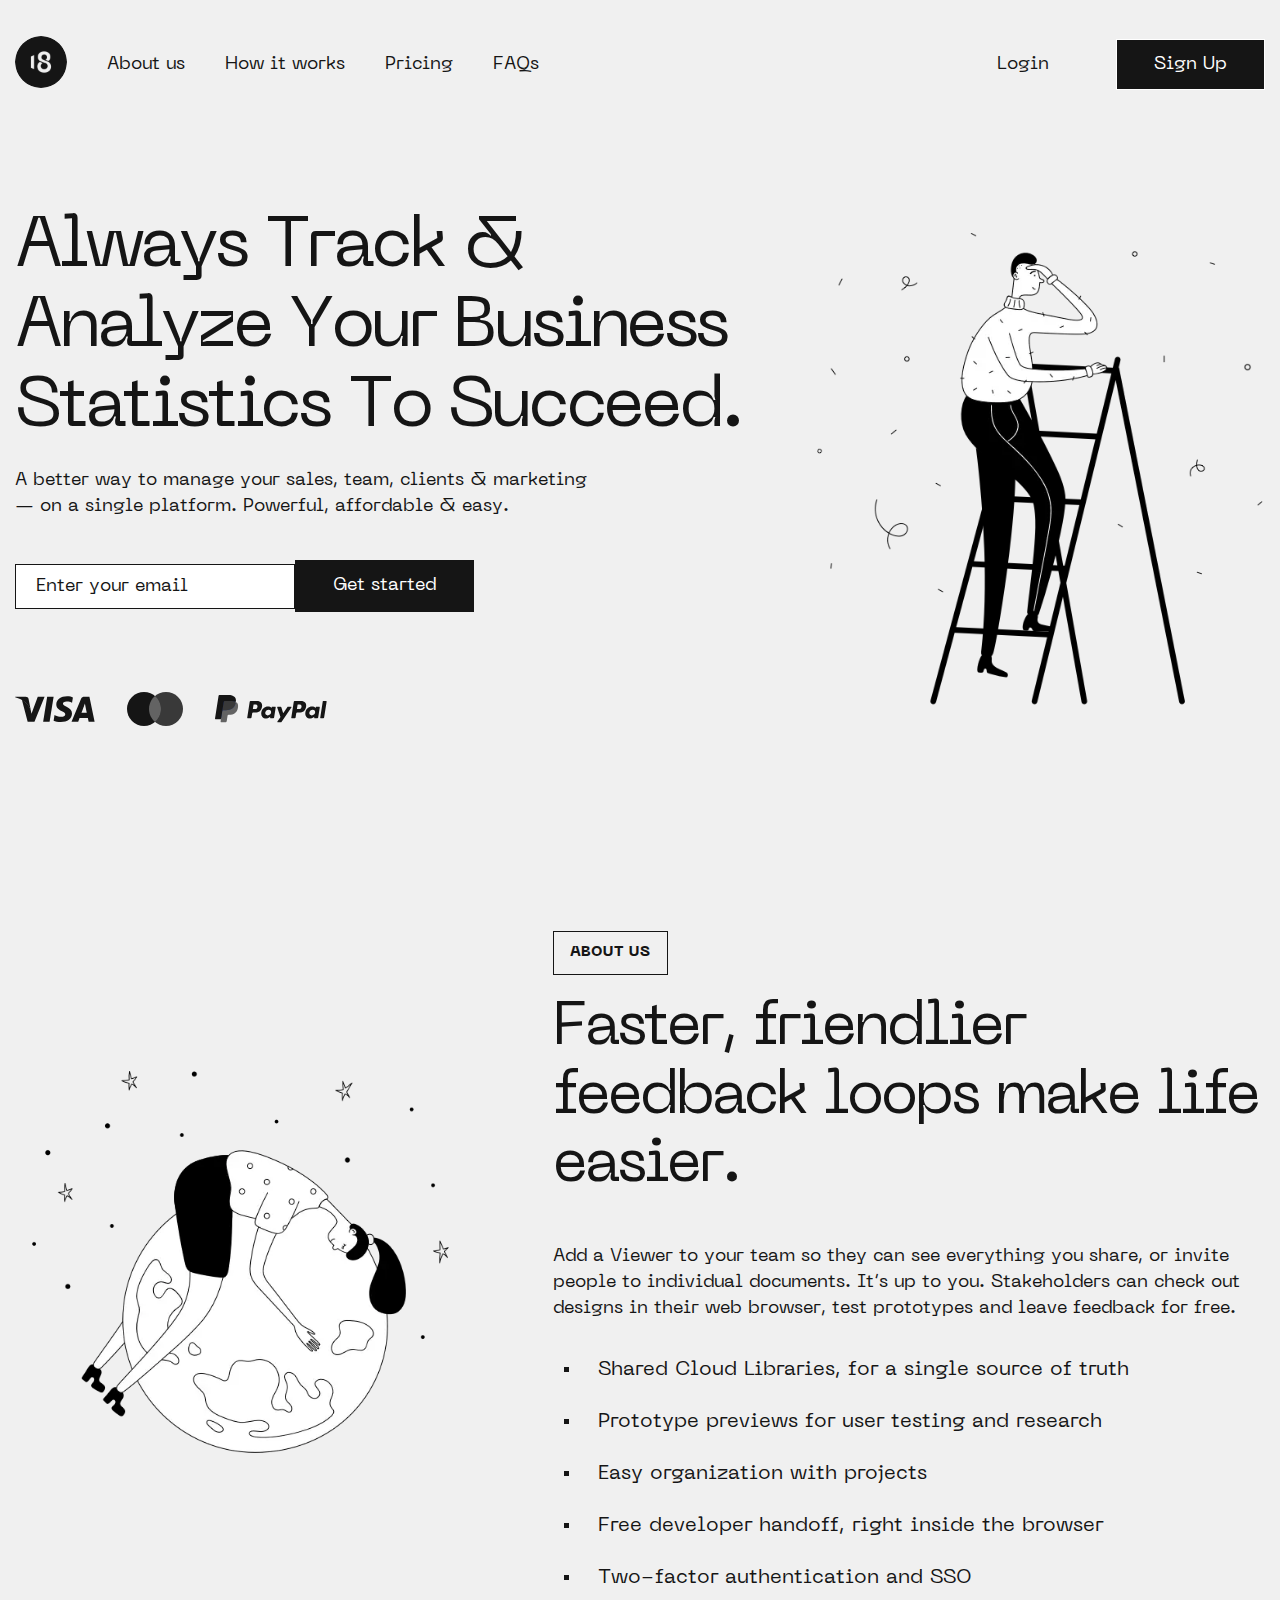
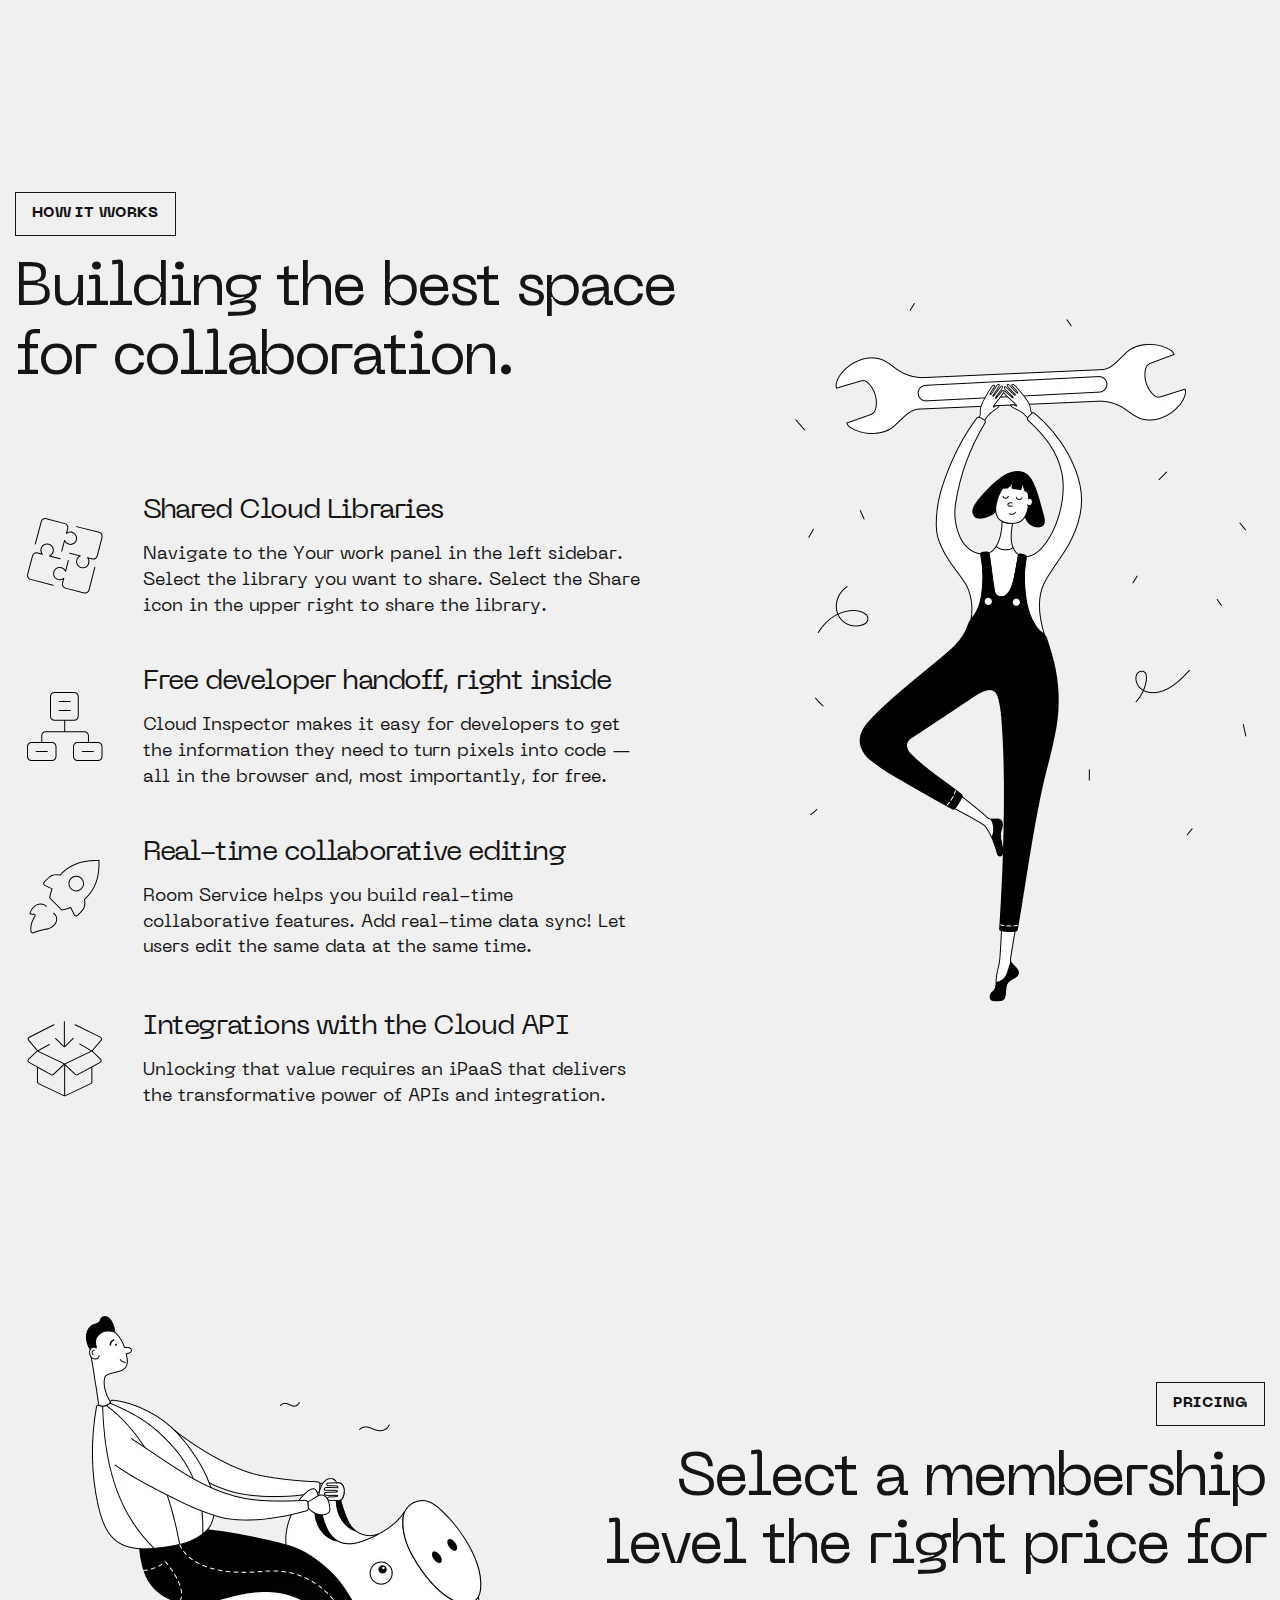
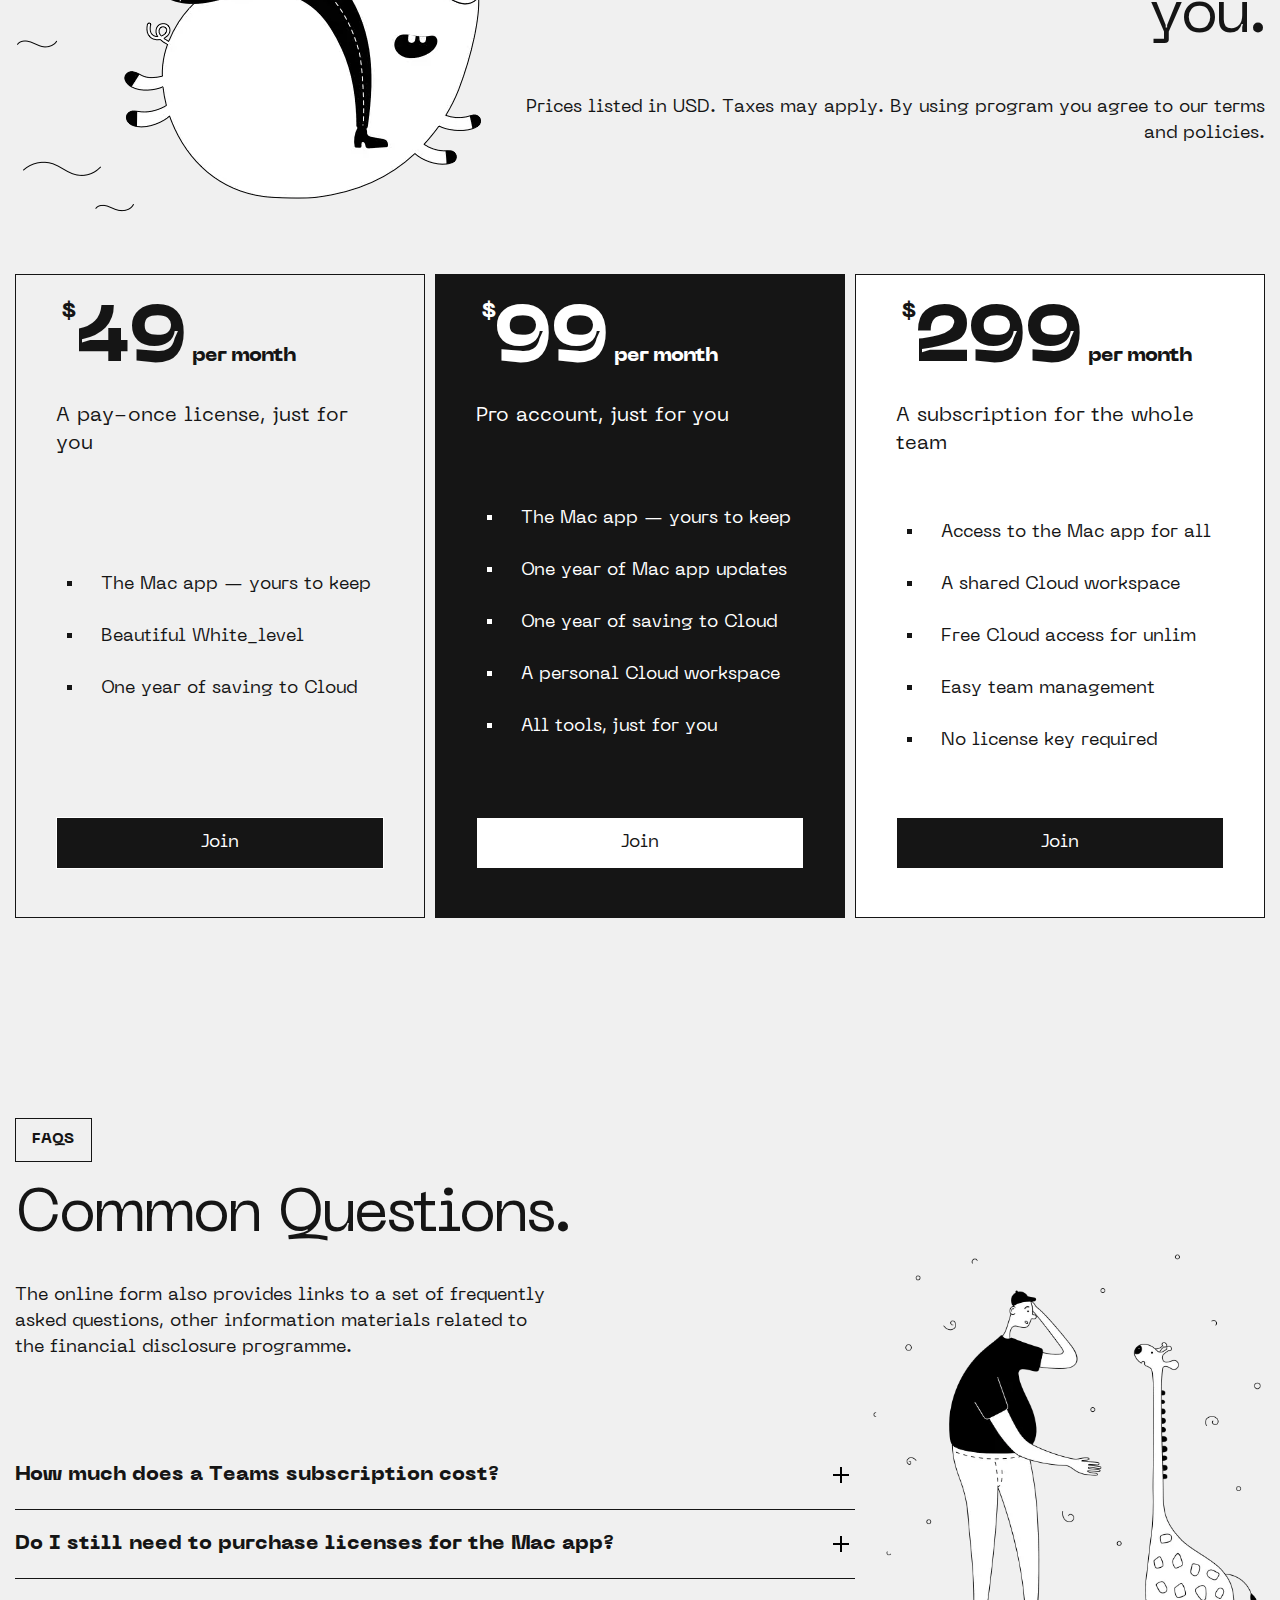
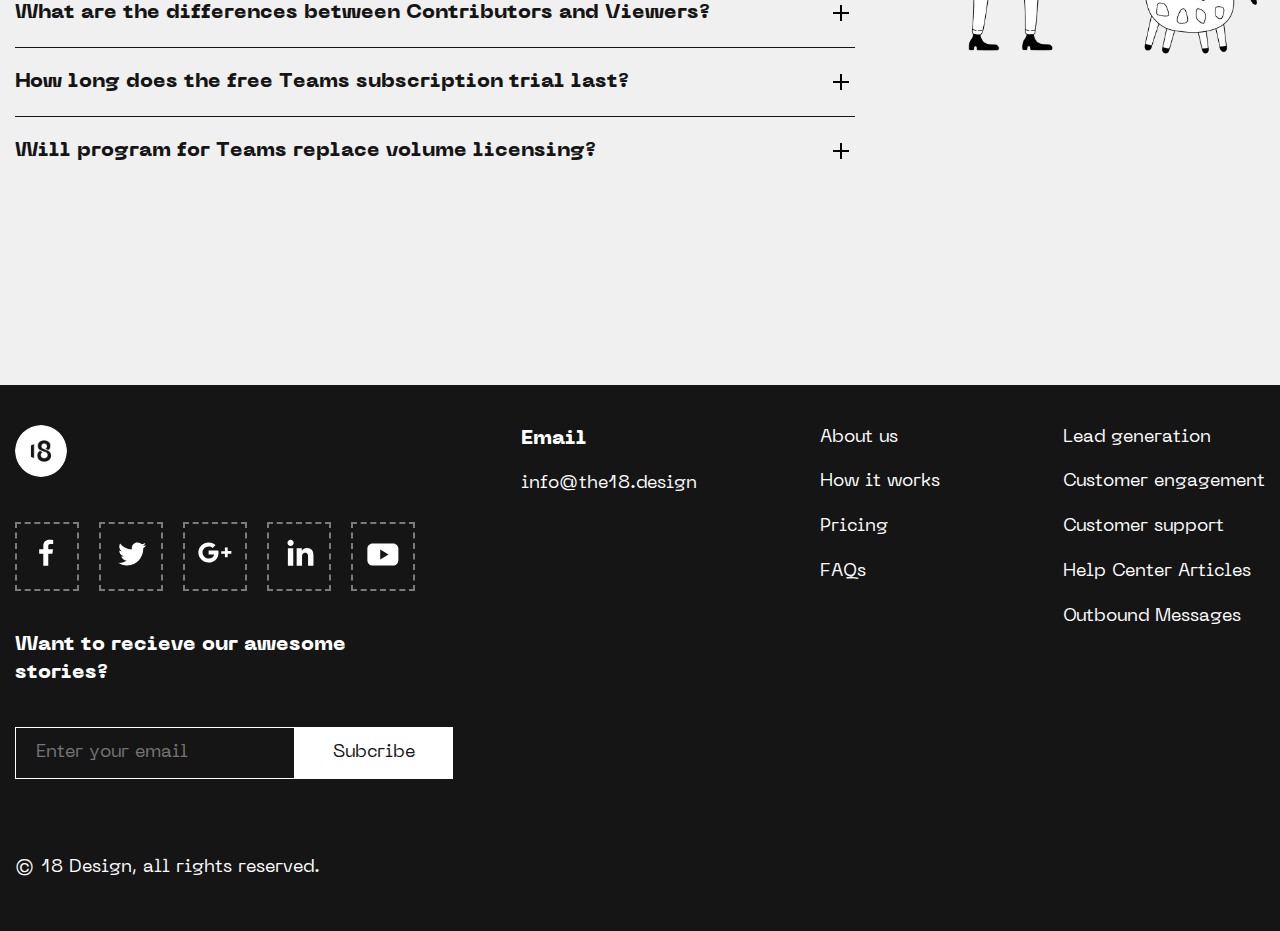
<file: home.html>
<!DOCTYPE html>
<html lang="en">

<head>
	<title>HomePage | web-site</title>
	<meta charset="UTF-8">
	<meta name="format-detection" content="telephone=no">
	<!-- <style>body{opacity: 0;}</style> -->
	<link rel="stylesheet" href="css/style.min.css?_v=20250105144403">
	<!-- <link rel="shortcut icon" href="favicon.ico"> -->
	<!-- <meta name="robots" content="noindex, nofollow"> -->
	<meta name="viewport" content="width=device-width, initial-scale=1.0">
</head>

<body>
	<div class="wrapper">
		<header class="header">
			<div class="header__container">
				<div class="header__wrapper">
					<div class="header__inner">
						<a class="header__logo" href="../home.html">
							<svg width="52" height="52" viewBox="0 0 52 52" fill="none" xmlns="http://www.w3.org/2000/svg" xmlns:xlink="http://www.w3.org/1999/xlink">
								<circle cx="26" cy="26" r="26" fill="url(#pattern0_446_511)" />
								<defs>
									<pattern id="pattern0_446_511" patternContentUnits="objectBoundingBox" width="1" height="1">
										<use xlink:href="#image0_446_511" transform="scale(0.00641026)" />
									</pattern>
									<image id="image0_446_511" width="156" height="156" xlink:href="[data-uri]" />
								</defs>
							</svg>
						</a>
						<div class="header__menu menu">
							<nav class="header__nav">
								<ul class="header__list">
									<li class="header__item">
										<a class="header__link" href="#about">About us</a>
									</li>
									<li class="header__item">
										<a class="header__link" href="#works">How it works</a>
									</li>
									<li class="header__item">
										<a class="header__link" href="#pricing">Pricing</a>
									</li>
									<li class="header__item">
										<a class="header__link" href="#faq">FAQs</a>
									</li>
								</ul>
								<div class="header__info">
									<a href="#" class="header__btn">Login</a>
									<a href="#" class="btn btn-main">Sign Up</a>
								</div>
							</nav>
						</div>
					</div>

					<button class="menu__icon icon-menu" type="button"></button>
				</div>
			</div>
		</header>

		<main class="page">
			<section class='hero'>
				<div class='hero__container'>
					<div class='hero__wrapper'>
						<div class='hero__about'>
							<h1 class='hero__title'>
								Always Track &
								Analyze Your Business
								Statistics To Succeed.
							</h1>
							<p class='hero__text'>
								A better way to manage your sales, team, clients & marketing
								— on a single platform. Powerful, affordable & easy.
							</p>
							<form class="hero__form" action="files/sendmail/sendmail.php" method="POST">
								<input type="text" name="form[email]" data-error="Error" placeholder="Enter your email" class="input">
								<button type="submit" class="btn-main">Get started</button>
							</form>
							<div class="hero__partners hero-partners">
								<ul class="hero-partners__list">
									<li class="hero-partners__item">
										<a href="#" class="hero-partners__link">
											<svg width="80" height="27" viewBox="0 0 80 27" fill="none" xmlns="http://www.w3.org/2000/svg">
												<path d="M34.5862 25.6592H28.1504L32.1758 0.769043H38.6113L34.5862 25.6592Z" fill="#151515" />
												<path d="M57.9165 1.37754C56.6471 0.873926 54.6337 0.317871 52.1441 0.317871C45.7885 0.317871 41.313 3.70699 41.2855 8.55241C41.2327 12.1274 44.4899 14.113 46.926 15.305C49.4159 16.523 50.2623 17.318 50.2623 18.4037C50.237 20.0712 48.2503 20.8398 46.3974 20.8398C43.8279 20.8398 42.4511 20.4435 40.3589 19.5158L39.5114 19.1182L38.6108 24.7055C40.1203 25.3931 42.9013 26.0034 45.7885 26.0301C52.5414 26.0301 56.9378 22.6935 56.9899 17.5299C57.0156 14.6965 55.2957 12.5254 51.5877 10.7513C49.3367 9.61244 47.9582 8.84452 47.9582 7.67926C47.9846 6.61994 49.1241 5.53493 51.6651 5.53493C53.7574 5.48179 55.2946 5.9847 56.4591 6.48797L57.0412 6.75227L57.9165 1.37754Z" fill="#151515" />
												<path fill-rule="evenodd" clip-rule="evenodd" d="M69.4363 0.769043H74.4144L79.6065 25.6588H73.6475C73.6475 25.6588 73.0644 22.799 72.8796 21.9252H64.6166C64.3776 22.5868 63.2658 25.6588 63.2658 25.6588H56.5129L66.0725 2.83419C66.7348 1.21881 67.9012 0.769043 69.4363 0.769043ZM69.0397 9.87743C69.0397 9.87743 67.0002 15.4116 66.4702 16.8415H71.8196C71.5549 15.5971 70.3362 9.63918 70.3362 9.63918L69.8864 7.49449C69.697 8.04677 69.4231 8.80607 69.2383 9.31819C69.1131 9.66533 69.0289 9.8989 69.0397 9.87743Z" fill="#151515" />
												<path d="M22.7749 0.769043L16.4722 17.7417L15.7834 14.2995C14.6182 10.3276 10.9637 6.01215 6.8855 3.86641L12.6586 25.6328H19.4643L29.5803 0.769043H22.7749V0.769043Z" fill="#151515" />
												<path d="M10.6195 0.769043H0.264868L0.158936 1.27196C8.23616 3.33745 13.5856 8.31626 15.7834 14.3005L13.5324 2.86129C13.1618 1.2716 12.023 0.821481 10.6195 0.769043Z" fill="#151515" />
											</svg>
										</a>
									</li>
									<li class="hero-partners__item">
										<a href="#" class="hero-partners__link">
											<svg width="56" height="34" viewBox="0 0 56 34" fill="none" xmlns="http://www.w3.org/2000/svg">
												<circle cx="39" cy="17" r="17" fill="#393939" />
												<circle cx="17" cy="17" r="17" fill="#151515" />
												<path fill-rule="evenodd" clip-rule="evenodd" d="M28 29.9239C31.6708 26.8056 34 22.1558 34 16.9619C34 11.7681 31.6708 7.11827 28 4C24.3292 7.11827 22 11.7681 22 16.9619C22 22.1558 24.3292 26.8056 28 29.9239Z" fill="#636363" />
											</svg>
										</a>
									</li>
									<li class="hero-partners__item">
										<a href="#" class="hero-partners__link">
											<svg width="112" height="28" viewBox="0 0 112 28" fill="none" xmlns="http://www.w3.org/2000/svg">
												<path fill-rule="evenodd" clip-rule="evenodd" d="M41.739 6.09595H35.5619C35.1394 6.09568 34.7795 6.403 34.7137 6.82033L32.2154 22.6602C32.1922 22.809 32.2352 22.9604 32.3332 23.0747C32.4312 23.1891 32.5743 23.2547 32.7248 23.2545H35.6739C36.0966 23.2547 36.4566 22.9469 36.522 22.5292L37.1958 18.257C37.2612 17.8396 37.6206 17.5319 38.043 17.5317H39.9985C44.0675 17.5317 46.4159 15.5627 47.0292 11.6607C47.3056 9.95363 47.041 8.61233 46.2416 7.67298C45.3637 6.6415 43.8065 6.09595 41.739 6.09595ZM42.4517 11.8811C42.1139 14.0976 40.4203 14.0976 38.7828 14.0976H37.8506L38.5046 9.95814C38.5441 9.70795 38.7598 9.52369 39.0131 9.52369H39.4403C40.5558 9.52369 41.6081 9.52369 42.1518 10.1596C42.4761 10.5389 42.5754 11.1025 42.4517 11.8811ZM57.2456 11.8098H60.2037C60.354 11.8097 60.4967 11.8756 60.5942 11.9899C60.6917 12.1043 60.7342 12.2557 60.7104 12.4041L59.1117 22.5283C59.0462 22.946 58.6863 23.2538 58.2635 23.2536H55.599C55.4484 23.2534 55.3054 23.1872 55.2078 23.0726C55.1102 22.9579 55.0676 22.8062 55.0914 22.6575L55.2233 21.8356C55.2233 21.8356 53.7628 23.5291 51.129 23.5291C49.5944 23.5291 48.3046 23.0865 47.4031 22.0243C46.4204 20.8691 46.0185 19.2126 46.3012 17.4802C46.845 14.0073 49.6368 11.5316 52.9056 11.5316C54.3309 11.5316 55.7589 11.8423 56.3993 12.7717L56.6061 13.0716L56.7371 12.2442C56.7766 11.994 56.9923 11.8098 57.2456 11.8098ZM56.0804 17.5669C55.795 19.2569 54.4537 20.3913 52.743 20.3913C51.8841 20.3913 51.1976 20.1158 50.7568 19.5938C50.3197 19.0753 50.1535 18.3374 50.2926 17.5154C50.559 15.8399 51.9229 14.6685 53.6074 14.6685C54.4474 14.6685 55.1302 14.9476 55.5801 15.4741C56.0308 16.0061 56.2096 16.7486 56.0804 17.5669ZM72.9852 11.8098H75.9577C76.1493 11.8098 76.325 11.9163 76.4137 12.086C76.5025 12.2558 76.4897 12.4608 76.3804 12.6181L66.4937 26.8891C66.3333 27.1203 66.0697 27.258 65.7883 27.2576H62.8194C62.6268 27.2577 62.4502 27.1502 62.3618 26.9791C62.2734 26.808 62.2879 26.6018 62.3994 26.4447L65.4776 22.0993L62.2034 12.4908C62.1497 12.3333 62.1754 12.1596 62.2724 12.0245C62.3694 11.8893 62.5257 11.8093 62.692 11.8098H65.6131C65.9926 11.8099 66.3273 12.0587 66.4368 12.4221L68.1746 18.2254L72.2744 12.1864C72.4346 11.9512 72.7006 11.8102 72.9852 11.8098Z" fill="#151515" />
												<path fill-rule="evenodd" clip-rule="evenodd" d="M105.215 22.6601L107.75 6.53033C107.79 6.28031 108.005 6.09587 108.258 6.09497H111.112C111.263 6.09524 111.405 6.16128 111.503 6.27574C111.601 6.39019 111.643 6.54162 111.62 6.6902L109.12 22.5292C109.055 22.9474 108.695 23.2545 108.271 23.2545H105.723C105.572 23.2545 105.429 23.1886 105.332 23.0743C105.234 22.96 105.191 22.8086 105.215 22.6601ZM85.7992 6.09587H79.6212C79.199 6.09605 78.8397 6.40326 78.7739 6.82026L76.2756 22.6601C76.2521 22.8086 76.2948 22.96 76.3924 23.0743C76.4901 23.1886 76.6329 23.2545 76.7832 23.2545H79.9536C80.249 23.254 80.5003 23.0388 80.5461 22.7468L81.2551 18.2569C81.3205 17.8396 81.6799 17.5319 82.1023 17.5316H84.0569C88.1268 17.5316 90.4743 15.5626 91.0885 11.6606C91.3658 9.95355 91.0994 8.61226 90.3 7.67291C89.423 6.64142 87.8667 6.09587 85.7992 6.09587ZM86.5119 11.881C86.175 14.0976 84.4814 14.0976 82.843 14.0976H81.9117L82.5666 9.95807C82.6054 9.70782 82.821 9.5233 83.0742 9.52362H83.5014C84.616 9.52362 85.6692 9.52362 86.2129 10.1595C86.5372 10.5388 86.6356 11.1025 86.5119 11.881ZM101.307 11.8097H104.263C104.414 11.8095 104.557 11.8752 104.655 11.9894C104.753 12.1037 104.796 12.2552 104.773 12.404L103.174 22.5283C103.108 22.9456 102.749 23.2533 102.326 23.2536H99.6628C99.5119 23.2539 99.3685 23.1879 99.2704 23.0732C99.1724 22.9584 99.1296 22.8065 99.1534 22.6574L99.2853 21.8355C99.2853 21.8355 97.8248 23.529 95.191 23.529C93.6564 23.529 92.3684 23.0865 91.4652 22.0243C90.4825 20.869 90.0823 19.2125 90.3641 17.4801C90.9079 14.0072 93.6988 11.5315 96.9676 11.5315C98.3929 11.5315 99.82 11.8422 100.46 12.7716L100.668 13.0715L100.799 12.2441C100.838 11.9937 101.053 11.809 101.307 11.8097ZM100.14 17.5668C99.8561 19.2568 98.513 20.3912 96.8023 20.3912C95.9452 20.3912 95.2569 20.1157 94.8161 19.5937C94.379 19.0752 94.2146 18.3373 94.3519 17.5154C94.6201 15.8399 95.9822 14.6684 97.6667 14.6684C98.5067 14.6684 99.1896 14.9475 99.6394 15.4741C100.092 16.0061 100.271 16.7485 100.14 17.5668Z" fill="#151515" />
												<path d="M6.56277 26.3326L7.03516 23.332L5.9829 23.3076H0.958252L4.45012 1.16687C4.47161 1.02705 4.59227 0.924063 4.73374 0.924809H13.206C16.0186 0.924809 17.9597 1.5101 18.9731 2.66532C19.4482 3.20726 19.7508 3.77358 19.8971 4.39681C20.0506 5.05074 20.0533 5.83203 19.9034 6.78494L19.8926 6.85449V7.46507L20.3677 7.73423C20.7304 7.91798 21.0564 8.16655 21.3296 8.46765C21.7361 8.931 21.9989 9.51991 22.11 10.2181C22.2247 10.9362 22.1868 11.7906 21.9989 12.758C21.7821 13.8707 21.4317 14.8399 20.9584 15.6329C20.5408 16.3434 19.9793 16.9587 19.31 17.4394C18.6813 17.8856 17.9344 18.2243 17.0899 18.4411C16.2715 18.6542 15.3385 18.7617 14.3152 18.7617H13.6558C13.1843 18.7617 12.7264 18.9315 12.3669 19.2359C12.0079 19.5435 11.7698 19.9686 11.6949 20.4354L11.6452 20.7055L10.8106 25.9938L10.7727 26.188C10.7628 26.2495 10.7456 26.2802 10.7203 26.3009C10.6958 26.321 10.6653 26.3321 10.6336 26.3326H6.56277Z" fill="#253B80" />
												<path d="M20.8174 6.92505C20.7921 7.08673 20.7632 7.25202 20.7307 7.42182C19.6134 13.1582 15.791 15.1399 10.909 15.1399H8.42336C7.82633 15.1399 7.32323 15.5734 7.2302 16.1623L5.95756 24.2336L5.59717 26.5214C5.56812 26.7051 5.62091 26.8923 5.74165 27.0337C5.86238 27.1751 6.03897 27.2566 6.22491 27.2567H10.6336C11.1556 27.2567 11.5991 26.8773 11.6813 26.3625L11.7247 26.1385L12.5547 20.8709L12.608 20.5818C12.6893 20.0652 13.1337 19.6858 13.6558 19.6858H14.3151C18.5865 19.6858 21.9302 17.9516 22.9075 12.9333C23.3158 10.8369 23.1044 9.08647 22.0241 7.85537C21.6818 7.47454 21.2728 7.15928 20.8174 6.92505V6.92505Z" fill="#636363" />
												<path d="M19.6487 6.45897C19.2919 6.35577 18.929 6.27522 18.5621 6.21781C17.8371 6.10639 17.1044 6.05293 16.3709 6.05794H9.73035C9.20818 6.05754 8.76371 6.43796 8.68351 6.95394L7.27087 15.9013L7.23022 16.1623C7.32116 15.5738 7.82786 15.1396 8.42339 15.1399H10.9091C15.791 15.1399 19.6135 13.1573 20.7307 7.42181C20.7642 7.252 20.7922 7.08671 20.8175 6.92504C20.5226 6.77043 20.2154 6.64081 19.8989 6.53755C19.8159 6.51002 19.7325 6.48382 19.6487 6.45897Z" fill="#393939" />
												<path d="M8.68354 6.95394C8.76306 6.43772 9.20807 6.05722 9.73038 6.05884H16.3709C17.1576 6.05884 17.8919 6.11032 18.5621 6.21871C19.0156 6.28999 19.4629 6.39659 19.8998 6.53755C20.2295 6.64684 20.5357 6.776 20.8184 6.92503C21.1508 4.80516 20.8157 3.36181 19.6695 2.05484C18.4059 0.616 16.1252 0 13.2069 0H4.73463C4.1385 0 3.62999 0.433548 3.53786 1.02335L0.00895592 23.3917C-0.0243085 23.6019 0.0360432 23.8161 0.174135 23.978C0.312228 24.1399 0.514235 24.2333 0.72702 24.2335H5.9576L7.27089 15.9013L8.68354 6.95394Z" fill="#151515" />
											</svg>
										</a>
									</li>
								</ul>
							</div>
						</div>
						<div class='hero__img'>
							<picture><source srcset="img/hero-img.webp" type="image/webp"><img src="img/hero-img.png" alt="hero img"></picture>
						</div>
					</div>
				</div>
			</section>
			<section id="about" class='about'>
				<div class='about__container'>
					<div class='about__wrapper'>
						<div class="about__img">
							<picture><source srcset="img/about-img.webp" type="image/webp"><img src="img/about-img.png" alt="about img"></picture>
						</div>
						<div class="about__content">
							<span class="about__lable lable">About us</span>
							<h2 class="about__title">
								Faster, friendlier feedback
								loops make life easier.
							</h2>
							<p class="about__text">
								Add a Viewer to your team so they can see everything you share, or invite
								people to individual documents. It’s up to you. Stakeholders can check
								out designs in their web browser, test prototypes and leave feedback for free.
							</p>
							<div class="about__advantages">
								<ul class="advantages__list">
									<li class="advantages__item">
										<p class="advantages__text">
											Shared Cloud Libraries, for a single source of truth
										</p>
									</li>
									<li class="advantages__item">
										<p class="advantages__text">
											Prototype previews for user testing and research
										</p>
									</li>
									<li class="advantages__item">
										<p class="advantages__text">
											Easy organization with projects
										</p>
									</li>
									<li class="advantages__item">
										<p class="advantages__text">
											Free developer handoff, right inside the browser
										</p>
									</li>
									<li class="advantages__item">
										<p class="advantages__text">
											Two-factor authentication and SSO
										</p>
									</li>
								</ul>
							</div>
						</div>
					</div>
				</div>
			</section>
			<section id="works" class='how-it-work'>
				<div class='how-it-work__container'>
					<div class='how-it-work__wrapper'>
						<div class="how-it-work__content">
							<span class="how-it-work__lable lable">How it works</span>
							<h2 class="how-it-work__title">Building the best space
								for collaboration.</h2>
							<ul class="how-it-work__cloud-tools cloud-tools">
								<li class="cloud-tools__item">
									<div class="cloud-tools__img">
										<svg width="100" height="100" viewBox="0 0 100 100" fill="none" xmlns="http://www.w3.org/2000/svg">
											<rect opacity="0.01" width="100" height="100" fill="white" />
											<path d="M20.1318 38.5494C20.1745 38.561 20.2186 38.5668 20.2629 38.5667C20.4922 38.5664 20.6927 38.4122 20.7517 38.1907L26.7689 15.646C27.2784 13.7565 29.2186 12.6336 31.1107 13.1334L49.7391 18.1055C51.6315 18.6108 52.7561 20.5544 52.2512 22.4468L50.9523 27.3141C50.9177 27.4439 50.936 27.5821 51.0033 27.6984C51.0705 27.8147 51.1813 27.8995 51.3111 27.9341C51.5307 27.9924 51.7619 27.8939 51.872 27.695C53.8203 26.1936 56.5124 26.1127 58.5475 27.4942C60.5826 28.8758 61.5008 31.4077 60.8245 33.7726C60.1482 36.1375 58.03 37.8011 55.5722 37.8977C53.1601 37.9891 50.951 36.554 50.0541 34.313C50.0102 34.1394 49.8765 34.0026 49.704 33.9547C49.434 33.885 49.1581 34.0447 49.084 34.3134L46.234 44.9915C46.1993 45.1213 46.2176 45.2595 46.2849 45.3758C46.3522 45.4921 46.4629 45.5769 46.5927 45.6115C46.6355 45.6231 46.6796 45.6289 46.7238 45.6288C46.9531 45.6286 47.1536 45.4743 47.2127 45.2528L49.7246 35.8416C50.9574 37.7524 53.0736 38.9092 55.3476 38.9155C55.4356 38.9155 55.5237 38.9134 55.6118 38.91C58.3662 38.8137 60.7818 37.0432 61.7028 34.4455C62.6239 31.8478 61.8632 28.9511 59.7846 27.1412C57.706 25.3313 54.7322 24.9761 52.2858 26.2456L53.2298 22.7081C53.5418 21.5397 53.3769 20.2952 52.7712 19.2485C52.1655 18.2018 51.1688 17.4386 50.0004 17.1269L31.372 12.1547C28.9391 11.5083 26.4421 12.9532 25.7902 15.3847L19.773 37.9294C19.7383 38.0592 19.7567 38.1974 19.8239 38.3137C19.8912 38.43 20.002 38.5148 20.1318 38.5494Z" fill="black" />
											<path d="M84.2019 25.8659L61.581 20.1412C61.4053 20.0964 61.2191 20.1489 61.0926 20.2788C60.9662 20.4087 60.9187 20.5963 60.9683 20.7707C61.0178 20.9451 61.1567 21.0798 61.3326 21.1239L83.9535 26.8486C84.8653 27.0794 85.6481 27.6631 86.1296 28.4711C86.6111 29.2791 86.7519 30.2453 86.521 31.1572L81.7907 49.8484C81.3097 51.7471 79.3809 52.8966 77.482 52.4164L72.5985 51.1804C72.3272 51.1123 72.052 51.2765 71.983 51.5476C71.9294 51.7682 72.031 51.9973 72.2305 52.1056C73.748 54.0276 73.8666 56.7047 72.5249 58.7533C71.1832 60.802 68.6818 61.7632 66.3135 61.1402C63.9451 60.5172 62.2405 58.4496 62.0804 56.006C61.9203 53.5624 63.3408 51.2901 65.6076 50.3635C65.6247 50.3536 65.6412 50.3426 65.6569 50.3307C65.7952 50.2761 65.9006 50.1608 65.9426 50.0182C66.0108 49.7469 65.8466 49.4715 65.5754 49.4026L54.8612 46.6912C54.6854 46.6459 54.4987 46.6982 54.3719 46.8282C54.2452 46.9582 54.1977 47.1461 54.2474 47.3208C54.2972 47.4954 54.4366 47.6301 54.6128 47.6738L64.0554 50.0635C61.5937 51.6981 60.4928 54.7519 61.3453 57.5812C62.1978 60.4105 64.8025 62.3478 67.7575 62.3504C67.8772 62.3504 67.9974 62.3469 68.1177 62.341C70.4088 62.2294 72.4829 60.9513 73.6124 58.9548C74.742 56.9584 74.7694 54.5222 73.6849 52.5009L77.2338 53.3991C78.4063 53.696 79.6487 53.5149 80.6877 52.8955C81.7266 52.2762 82.4769 51.2695 82.7734 50.0968L87.5036 31.4056C88.1185 28.9645 86.6415 26.4864 84.2019 25.8659Z" fill="black" />
											<path d="M79.944 60.8535C79.8138 60.8198 79.6755 60.8394 79.5599 60.9081C79.4442 60.9767 79.3607 61.0887 79.328 61.2192L73.5696 83.8317C73.3376 84.7433 72.7529 85.5253 71.9442 86.0058C71.1355 86.4863 70.1691 86.6258 69.2575 86.3937L50.5732 81.6358C48.6763 81.1503 47.5303 79.2212 48.0112 77.3232L49.2541 72.4416C49.2874 72.3114 49.2675 72.1733 49.199 72.0577C49.1304 71.9422 49.0187 71.8587 48.8884 71.8255C48.6678 71.7694 48.4373 71.8707 48.3296 72.0713C46.6579 73.3926 44.3884 73.6699 42.4478 72.7899C40.5072 71.9099 39.2204 70.02 39.1128 67.892C38.972 65.1209 40.8475 62.6512 43.5547 62.0431C46.2618 61.4349 49.0135 62.8651 50.0713 65.4302C50.1273 65.6497 50.3253 65.8032 50.5519 65.8024C50.7833 65.8022 50.9851 65.6452 51.0423 65.421L53.7695 54.7112C53.8387 54.4401 53.675 54.1643 53.4039 54.0952C53.1328 54.026 52.857 54.1898 52.7879 54.4608L50.3839 63.901C48.9488 61.7367 46.3929 60.5957 43.8235 60.9725C41.2541 61.3493 39.1334 63.176 38.3802 65.6613C37.627 68.1465 38.3768 70.8433 40.3048 72.583C41.5336 73.6996 43.1352 74.3171 44.7955 74.3144C44.9113 74.3144 45.0276 74.3114 45.1444 74.3054C46.1198 74.2529 47.0718 73.9866 47.9328 73.5252L47.0295 77.0729C46.7308 78.2449 46.91 79.4875 47.5277 80.5273C48.1453 81.5672 49.1508 82.3191 50.3228 82.6175L69.0072 87.3754C69.3774 87.47 69.7581 87.5181 70.1402 87.5184C72.222 87.5123 74.0361 86.0991 74.5513 84.0821L80.3097 61.4696C80.343 61.3394 80.3231 61.2013 80.2545 61.0857C80.186 60.9702 80.0742 60.8867 79.944 60.8535Z" fill="black" />
											<path d="M38.2237 78.8353L15.6588 72.8929C14.7491 72.6534 13.9719 72.0623 13.4981 71.2497C13.0243 70.4371 12.8927 69.4696 13.1324 68.56L18.0422 49.9152C18.543 48.0226 20.4812 46.8923 22.3751 47.3883L27.2463 48.6713C27.4906 48.7385 27.7467 48.6128 27.843 48.3784C27.9392 48.144 27.8455 47.8746 27.6245 47.7506C26.3163 46.0682 26.0572 43.7961 26.9529 41.8623C27.8487 39.9286 29.7493 38.6569 31.8785 38.5668C34.6524 38.4485 37.1077 40.3464 37.6921 43.0606C38.2765 45.7747 36.8198 48.515 34.2432 49.5488C34.0723 49.594 33.9384 49.7266 33.8914 49.897C33.8571 50.0269 33.8758 50.1651 33.9435 50.2812C34.0111 50.3973 34.1222 50.4818 34.2521 50.516L44.9396 53.3303C45.2097 53.4005 45.4856 53.239 45.5568 52.9692C45.6279 52.6993 45.4674 52.4228 45.1979 52.3507L35.7785 49.8702C38.8279 47.8984 39.7594 43.8609 37.8822 40.7523C36.005 37.6438 31.9979 36.5887 28.8332 38.3696C25.6685 40.1505 24.4909 44.1232 26.1737 47.3411L22.6334 46.4087C20.1981 45.7679 17.7043 47.222 17.0625 49.657L12.1527 68.3017C11.8446 69.4711 12.0137 70.7151 12.6227 71.7598C13.2318 72.8046 14.231 73.5646 15.4005 73.8726L37.9655 79.815C38.1407 79.8619 38.3277 79.8115 38.4556 79.6829C38.5836 79.5542 38.6329 79.367 38.5851 79.192C38.5372 79.017 38.3994 78.8809 38.2237 78.8353Z" fill="black" />
										</svg>
									</div>
									<div class="cloud-tools__inner">
										<h3 class="cloud-tools__title">Shared Cloud Libraries</h3>
										<p class="cloud-tools__text">
											Navigate to the Your work panel in the left sidebar.
											Select the library you want to share. Select the Share
											icon in the upper right to share the library.
										</p>
									</div>
								</li>
								<li class="cloud-tools__item">
									<div class="cloud-tools__img">
										<svg width="100" height="100" viewBox="0 0 100 100" fill="none" xmlns="http://www.w3.org/2000/svg">
											<rect opacity="0.01" width="100" height="100" fill="white" />
											<path d="M55.3452 23.9204H44.063C43.7868 23.9204 43.563 24.1443 43.563 24.4204C43.563 24.6966 43.7868 24.9204 44.063 24.9204H55.3452C55.6213 24.9204 55.8452 24.6966 55.8452 24.4204C55.8452 24.1443 55.6213 23.9204 55.3452 23.9204Z" fill="black" />
											<path fill-rule="evenodd" clip-rule="evenodd" d="M73.9561 64.897H83.0151C85.4993 64.8997 87.5124 66.9128 87.5151 69.397V79.5059C87.5124 81.99 85.4993 84.0031 83.0151 84.0059H62.5C60.0158 84.0032 58.0027 81.99 58 79.5059V69.397C58.0027 66.9128 60.0158 64.8997 62.5 64.897H72.9561V58.6338C72.9537 56.7018 71.3881 55.1361 69.4561 55.1338H30.7573C28.8253 55.1361 27.2597 56.7018 27.2573 58.6338V64.897H37.0151C39.4993 64.8997 41.5124 66.9128 41.5151 69.397V79.5059C41.5124 81.99 39.4993 84.0031 37.0151 84.0059H16.5C14.0158 84.0032 12.0027 81.99 12 79.5059V69.397C12.0027 66.9128 14.0158 64.8997 16.5 64.897H26.2573V58.6338C26.26 56.1496 28.2732 54.1365 30.7573 54.1338H49.204V43.7544H39.4981C37.0139 43.7517 35.0008 41.7386 34.9981 39.2544V19.5C35.0008 17.0158 37.0139 15.0027 39.4981 15H59.2524C61.7366 15.0027 63.7497 17.0158 63.7524 19.5V39.2544C63.7497 41.7386 61.7366 43.7517 59.2524 43.7544H50.2041V54.1338H69.4561C71.9402 54.1365 73.9533 56.1496 73.9561 58.6338V64.897ZM40.5151 69.397C40.5128 67.465 38.9472 65.8993 37.0151 65.897H16.5C14.568 65.8993 13.0023 67.465 13 69.397V79.5059C13.0023 81.4379 14.568 83.0035 16.5 83.0059H37.0151C38.9472 83.0035 40.5128 81.4379 40.5151 79.5059V69.397ZM39.4981 42.7544C37.566 42.7521 36.0004 41.1864 35.9981 39.2544V19.5C36.0004 17.568 37.566 16.0023 39.4981 16H59.2524C61.1845 16.0023 62.7501 17.568 62.7524 19.5V39.2544C62.7501 41.1864 61.1845 42.7521 59.2524 42.7544L39.4981 42.7544ZM83.0151 83.0059C84.9472 83.0035 86.5128 81.4379 86.5151 79.5059V69.397C86.5128 67.465 84.9472 65.8993 83.0151 65.897H62.5C60.568 65.8993 59.0023 67.465 59 69.397V79.5059C59.0023 81.4379 60.568 83.0035 62.5 83.0059H83.0151Z" fill="black" />
											<path d="M55.3452 32.9204H44.063C43.7868 32.9204 43.563 33.1443 43.563 33.4204C43.563 33.6966 43.7868 33.9204 44.063 33.9204H55.3452C55.6213 33.9204 55.8452 33.6966 55.8452 33.4204C55.8452 33.1443 55.6213 32.9204 55.3452 32.9204Z" fill="black" />
											<path d="M78.3984 73.9517H67.1162C66.8401 73.9517 66.6162 74.1755 66.6162 74.4517C66.6162 74.7278 66.8401 74.9517 67.1162 74.9517H78.3984C78.6746 74.9517 78.8984 74.7278 78.8984 74.4517C78.8984 74.1755 78.6746 73.9517 78.3984 73.9517Z" fill="black" />
											<path d="M21.1162 74.9517H32.3984C32.6746 74.9517 32.8984 74.7278 32.8984 74.4517C32.8984 74.1755 32.6746 73.9517 32.3984 73.9517H21.1162C20.8401 73.9517 20.6162 74.1755 20.6162 74.4517C20.6162 74.7278 20.8401 74.9517 21.1162 74.9517Z" fill="black" />
										</svg>
									</div>
									<div class="cloud-tools__inner">
										<h3 class="cloud-tools__title">
											Free developer handoff, right inside
										</h3>
										<p class="cloud-tools__text">
											Cloud Inspector makes it easy for developers to get
											the information they need to turn pixels into code —
											all in the browser and, most importantly, for free.
										</p>
									</div>
								</li>
								<li class="cloud-tools__item">
									<div class="cloud-tools__img">
										<svg width="100" height="100" viewBox="0 0 100 100" fill="none" xmlns="http://www.w3.org/2000/svg">
											<rect opacity="0.01" width="100" height="100" fill="white" />
											<path fill-rule="evenodd" clip-rule="evenodd" d="M84.4611 13.591L84.4603 13.5941C85.2234 30.4643 80.3344 43.621 69.9394 52.7148C70.2632 54.1105 71.3323 60.0445 67.2849 64.2775C65.6672 65.9699 64.1726 67.4738 62.8425 68.7477C62.3768 69.199 61.7537 69.4514 61.1052 69.4514C60.9509 69.4513 60.797 69.4374 60.6452 69.4098C59.8476 69.2694 59.1674 68.7513 58.82 68.0197L55.5177 61.1662C52.7087 62.2367 49.7912 62.9972 46.817 63.4343L46.5778 63.4616L34.1769 51.0934L34.2033 50.8537C34.6346 47.8657 35.3915 44.9338 36.4606 42.1105C35.5841 41.7347 33.7239 40.8449 29.5905 38.8677L29.5836 38.8644C28.8537 38.5158 28.3351 37.8386 28.1887 37.043C28.0423 36.2475 28.2859 35.43 28.8439 34.8444C30.1061 33.5187 31.6061 32.0197 33.3019 30.3889C37.5244 26.3296 43.4609 27.3818 44.8576 27.7016C53.93 17.2712 67.0866 12.3435 83.9826 13.0701C84.0046 13.0738 84.0264 13.0792 84.0477 13.0861C84.2184 13.1062 84.3632 13.2207 84.4222 13.3821C84.4316 13.4113 84.4382 13.4412 84.4421 13.4715C84.4497 13.4964 84.4553 13.5218 84.4591 13.5475L84.4601 13.5845L84.4611 13.591ZM68.9387 52.3204C68.9717 52.2526 69.0198 52.1933 69.0792 52.147C79.2889 43.3339 84.125 30.5176 83.4728 14.0587C67.0065 13.4576 54.2102 18.3263 45.4268 28.5609L45.4093 28.5801L45.4083 28.5812L45.4059 28.583C45.361 28.6338 45.3063 28.6749 45.2449 28.7037C45.2291 28.7101 45.2129 28.7155 45.1964 28.72C45.1502 28.7376 45.1015 28.748 45.0522 28.7509C45.0441 28.7513 45.0366 28.7561 45.0284 28.7561C45.0072 28.7537 44.9863 28.75 44.9656 28.7451C44.9428 28.7452 44.9201 28.7436 44.8976 28.7404C44.8326 28.7223 38.2872 26.9826 33.9952 31.1096C32.3097 32.7302 30.8205 34.2189 29.5685 35.5339C29.231 35.8874 29.0835 36.3814 29.172 36.862C29.2604 37.3427 29.574 37.7518 30.0152 37.9621C30.0152 37.9621 37.1925 41.3957 37.2872 41.4406L37.7028 41.6369L37.5426 42.0681C36.4727 44.8672 35.6971 47.77 35.2282 50.7297L46.9386 62.4093C49.8968 61.932 52.7974 61.1481 55.5934 60.0705C56.0485 59.964 56.049 59.965 59.6743 67.4895L59.7208 67.5861C59.9326 68.0267 60.3427 68.339 60.8238 68.426C61.3048 68.513 61.7984 68.3641 62.151 68.0256C63.4703 66.7619 64.9547 65.2682 66.5621 63.5861C70.6779 59.2819 68.9186 52.7428 68.9005 52.6769C68.8921 52.6359 68.889 52.594 68.8914 52.5522C68.8913 52.545 68.8904 52.5379 68.8894 52.5308C68.8882 52.5214 68.8869 52.5119 68.8878 52.5024C68.8931 52.4475 68.9077 52.3939 68.9309 52.3439C68.9343 52.3362 68.9349 52.3279 68.9387 52.3204Z" fill="black" />
											<path fill-rule="evenodd" clip-rule="evenodd" d="M53.4448 36.5974C53.445 32.2912 56.936 28.8004 61.2422 28.8005C65.5463 28.8058 69.0341 32.2938 69.0391 36.5979C69.0389 40.9041 65.5479 44.3949 61.2417 44.3948C56.9355 44.3946 53.4447 40.9036 53.4448 36.5974ZM54.9623 39.1989C56.0144 41.7388 58.493 43.3949 61.2422 43.3948C64.9942 43.3905 68.0348 40.3499 68.0391 36.5979C68.0392 33.8487 66.3831 31.3701 63.8432 30.318C61.3033 29.2659 58.3796 29.8474 56.4357 31.7914C54.4917 33.7354 53.9101 36.659 54.9623 39.1989Z" fill="black" />
											<path d="M38.8199 65.7702C38.5828 65.6283 38.2757 65.7055 38.1339 65.9425C37.992 66.1796 38.0692 66.4867 38.3062 66.6286C40.1361 67.8117 41.2376 69.8451 41.2291 72.0241C41.1873 74.2288 40.295 76.332 38.7388 77.8942C37.1543 79.4681 35.1865 80.6013 33.0298 81.1818C32.0772 81.4587 31.0757 81.6569 30.108 81.8488L29.3003 82.0109C25.7411 82.7408 22.2488 83.7653 18.8594 85.0739C18.7281 85.1247 18.5952 85.1823 18.4634 85.2458C18.0279 85.4587 17.5169 85.4511 17.0879 85.2253C16.718 85.0346 16.465 84.6749 16.4106 84.2624C16.146 82.282 16.2203 80.271 16.6304 78.3156C17.2805 75.3675 18.4387 72.555 20.0532 70.0041C20.8101 68.7643 20.8393 67.7277 20.1343 67.1608C19.8028 66.9283 19.411 66.7969 19.0063 66.7824L15.7705 66.4123C15.6803 66.4045 15.5909 66.3898 15.5029 66.3683C15.5 66.3595 15.4766 66.274 15.5864 65.9864C16.6682 62.7349 18.9344 60.0098 21.9341 58.3531C25.0732 56.8175 29.0054 57.3649 31.0781 59.628C31.2648 59.8312 31.5808 59.8447 31.7842 59.6583C31.9876 59.4719 32.0015 59.1559 31.8154 58.9523C29.416 56.3331 25.0761 55.7027 21.4946 57.4547C18.2664 59.2219 15.823 62.1411 14.6519 65.63C14.4281 66.071 14.4608 66.5985 14.7373 67.0085C14.9816 67.2535 15.3105 67.3955 15.6563 67.4055L18.8927 67.7756C19.1076 67.7802 19.3183 67.8365 19.5069 67.9396C19.8209 68.1921 19.5543 68.9025 19.1998 69.4826C17.5245 72.1331 16.3233 75.055 15.65 78.1174C15.2178 80.1838 15.1402 82.3086 15.4204 84.401C15.5204 85.1291 15.9652 85.7643 16.6153 86.1071C16.9769 86.2995 17.3804 86.3998 17.7901 86.3991C18.1733 86.3992 18.5516 86.3131 18.897 86.1471C19.0044 86.0953 19.1118 86.0486 19.2193 86.007C22.5569 84.7183 25.9958 83.7093 29.5005 82.9904L30.3023 82.8297C31.2915 82.6339 32.3145 82.4308 33.3091 82.1417C35.634 81.5125 37.7543 80.287 39.46 78.5865C41.1963 76.8358 42.1885 74.4816 42.229 72.0162C42.2312 69.4893 40.9463 67.1353 38.8199 65.7702Z" fill="black" />
										</svg>
									</div>
									<div class="cloud-tools__inner">
										<h3 class="cloud-tools__title">
											Real-time collaborative editing
										</h3>
										<p class="cloud-tools__text">
											Room Service helps you build real-time collaborative features. Add real-time data sync! Let users edit the same data at the same time.
										</p>
									</div>
								</li>
								<li class="cloud-tools__item">
									<div class="cloud-tools__img">
										<svg width="100" height="100" viewBox="0 0 100 100" fill="none" xmlns="http://www.w3.org/2000/svg">
											<rect opacity="0.01" width="100" height="100" fill="white" />
											<path fill-rule="evenodd" clip-rule="evenodd" d="M77.6323 41.9161L86.3727 31.665C86.9076 31.0739 87.1285 30.2632 86.9674 29.4825C86.8063 28.7018 86.2825 28.0448 85.5573 27.7138L60.3269 15.2417C60.0793 15.1192 59.7794 15.2207 59.6569 15.4682C59.5345 15.7158 59.6359 16.0157 59.8835 16.1381L85.1315 28.6186C85.5725 28.8157 85.8915 29.2132 85.9885 29.6864C86.0855 30.1596 85.9486 30.6506 85.6208 31.0053L76.7614 41.3957L64.8444 34.4497C64.6058 34.3106 64.2995 34.3912 64.1604 34.6299C64.0212 34.8685 64.1019 35.1748 64.3405 35.314L75.8149 42.002L49.6638 54.4917L23.5353 42.0123L34.529 35.9057C34.6864 35.8195 34.7856 35.6556 34.7889 35.4761C34.7921 35.2966 34.699 35.1292 34.5447 35.0374C34.3905 34.9455 34.1989 34.9434 34.0427 35.0317L22.8085 41.2719L14.0866 31.1113C13.7578 30.756 13.6204 30.264 13.7176 29.7898C13.8148 29.3156 14.1347 28.9173 14.5768 28.7202L39.1345 16.1347C39.2945 16.0537 39.3989 15.8932 39.408 15.7141C39.4171 15.5349 39.3297 15.3646 39.1787 15.2677C39.0278 15.1708 38.8365 15.1622 38.6775 15.2451L14.1384 27.8212C13.415 28.156 12.8945 28.8155 12.7369 29.5968C12.5793 30.3781 12.8035 31.1878 13.3405 31.7768L21.8792 41.7257L13.2868 49.8217C12.7044 50.3701 12.4196 51.1642 12.5208 51.9577C12.6221 52.7512 13.0971 53.4484 13.7985 53.833L21.945 58.3582V72.8173C21.9479 73.7795 22.5001 74.6555 23.3669 75.0732L48.5866 87.1181C49.2679 87.4449 50.0606 87.4449 50.7419 87.1181L75.9616 75.0732C76.8284 74.6555 77.3806 73.7795 77.3835 72.8173V58.1513L85.4235 53.7563C86.1263 53.3725 86.6027 52.6753 86.7047 51.8811C86.8067 51.087 86.5221 50.292 85.9391 49.7431L77.6323 41.9161ZM13.5134 51.833C13.4493 51.356 13.6204 50.8775 13.9724 50.5493L22.421 42.5886L48.6232 55.1031L38.1159 65.002C37.6451 65.4477 36.9406 65.539 36.3718 65.228L14.2809 52.957C13.8581 52.7287 13.5721 52.3098 13.5134 51.833ZM22.945 72.8173C22.9467 73.3948 23.2782 73.9205 23.7985 74.1709L49.0183 86.2158C49.0658 86.2352 49.1144 86.252 49.1638 86.2664V55.9672L38.8015 65.7294C38.0149 66.4731 36.8385 66.6244 35.8894 66.104L22.945 58.9137V72.8173ZM76.3835 72.8173C76.3818 73.3948 76.0503 73.9205 75.53 74.1709L50.3102 86.2158C50.2623 86.2353 50.2134 86.2523 50.1638 86.2668V56.5368L59.9216 65.7294C60.7086 66.4737 61.886 66.6251 62.8356 66.104L76.3835 58.698L76.3835 72.8173ZM84.9441 52.8783C85.3676 52.65 85.6543 52.2308 85.7136 51.7533C85.7768 51.2767 85.6054 50.7989 85.2536 50.4712L76.8948 42.5947L50.3032 55.2947L60.6071 65.0019C61.0797 65.4483 61.7863 65.5389 62.3561 65.226L84.9441 52.8783Z" fill="black" />
											<path d="M48.3111 37.7559C48.8963 38.3242 49.8274 38.3242 50.4127 37.7559L58.5748 29.75C58.7706 29.5561 58.7728 29.2405 58.5797 29.0439C58.3866 28.8473 58.071 28.8439 57.8736 29.0361L49.8619 36.8945V12.5C49.8619 12.2239 49.638 12 49.3619 12C49.0858 12 48.8619 12.2239 48.8619 12.5V36.8955L40.8492 29.0361C40.7217 28.9109 40.537 28.8632 40.3648 28.911C40.1926 28.9588 40.0589 29.0949 40.0142 29.2679C39.9695 29.441 40.0205 29.6247 40.148 29.75L48.3111 37.7559Z" fill="black" />
										</svg>
									</div>
									<div class="cloud-tools__inner">
										<h3 class="cloud-tools__title">
											Integrations with the Cloud API
										</h3>
										<p class="cloud-tools__text">
											Unlocking that value requires an iPaaS that delivers the transformative power of APIs and integration.
										</p>
									</div>
								</li>
							</ul>
						</div>
						<div class="how-it-work__img">
							<picture><source srcset="img/how-it-img.webp" type="image/webp"><img src="img/how-it-img.png" alt=""></picture>
						</div>
					</div>
				</div>
			</section>
			<section id="pricing" class='pricing'>
				<div class='pricing__container'>
					<div class='pricing__wrapper'>
						<div class="pricing__about">
							<div class="pricing__img">
								<picture><source srcset="img/pricing-img.webp" type="image/webp"><img src="img/pricing-img.png" alt="								Pricing"></picture>
							</div>
							<div class="pricing__content">
								<span class="pricing__lable lable">Pricing</span>
								<h2 class="pricing__title">Select a membership level
									the right price for you.</h2>
								<p class="pricing__text">Prices listed in USD. Taxes may apply.
									By using program you agree to our terms and policies.</p>
							</div>
						</div>
						<div class="pricing__cart pricing-cart">
							<ul class="pricing-cart">
								<li class="pricing-cart__item">
									<div class="pricing-cart__inner">
										<h3 class="pricing-cart__title">
											<span class="pricing-cart__currency">$</span>
											<span class="pricing-cart__price">49</span>
											<span class="pricing-cart__period">per month</span>
											<span class="pricing-cart__dec">/mo</span>
										</h3>
										<p class="pricing-cart__text">
											A pay-once license, just for you
										</p>
									</div>
									<ul class="pricing-cart__features pricing-cart-features">
										<li class="pricing-cart-features__item">
											<p class="pricing-cart-features__text">
												The Mac app — yours to keep
											</p>
										</li>
										<li class="pricing-cart-features__item">
											<p class="pricing-cart-features__text">
												Beautiful White_level
											</p>
										</li>
										<li class="pricing-cart-features__item">
											<p class="pricing-cart-features__text">
												One year of saving to Cloud
											</p>
										</li>
									</ul>
									<a href="#" class="pricing-cart__btn btn-main">Join</a>
								</li>
								<li class="pricing-cart__item cart--black">
									<div class="pricing-cart__inner">
										<h3 class="pricing-cart__title">
											<span class="pricing-cart__currency">$</span>
											<span class="pricing-cart__price">99</span>
											<span class="pricing-cart__period">per month</span>
											<span class="pricing-cart__dec">/mo</span>
										</h3>
										<p class="pricing-cart__text">Pro account, just for you</p>
									</div>
									<ul class="pricing-cart__features pricing-cart-features">
										<li class="pricing-cart-features__item">
											<p class="pricing-cart-features__text">
												The Mac app — yours to keep
											</p>
										</li>
										<li class="pricing-cart-features__item">
											<p class="pricing-cart-features__text">
												One year of Mac app updates
											</p>
										</li>
										<li class="pricing-cart-features__item">
											<p class="pricing-cart-features__text">
												One year of saving to Cloud
											</p>
										</li>
										<li class="pricing-cart-features__item">
											<p class="pricing-cart-features__text">
												A personal Cloud workspace
											</p>
										</li>
										<li class="pricing-cart-features__item">
											<p class="pricing-cart-features__text">
												All tools, just for you
											</p>
										</li>
									</ul>
									<a href="#" class="pricing-cart__btn btn-ac">Join</a>
								</li>
								<li class="pricing-cart__item cart--whi">
									<div class="pricing-cart__inner">
										<h3 class="pricing-cart__title">
											<span class="pricing-cart__currency">$</span>
											<span class="pricing-cart__price">299</span>
											<span class="pricing-cart__period">per month</span>
											<span class="pricing-cart__dec">/mo</span>
										</h3>
										<p class="pricing-cart__text">A subscription for the whole team</p>
									</div>
									<ul class="pricing-cart__features pricing-cart-features">
										<li class="pricing-cart-features__item">
											<p class="pricing-cart-features__text">
												Access to the Mac app for all
											</p>
										</li>
										<li class="pricing-cart-features__item">
											<p class="pricing-cart-features__text">
												A shared Cloud workspace
											</p>
										</li>
										<li class="pricing-cart-features__item">
											<p class="pricing-cart-features__text">
												Free Cloud access for unlim
											</p>
										</li>
										<li class="pricing-cart-features__item">
											<p class="pricing-cart-features__text">
												Easy team management
											</p>
										</li>
										<li class="pricing-cart-features__item">
											<p class="pricing-cart-features__text">
												No license key required
											</p>
										</li>
									</ul>
									<a href="#" class="pricing-cart__btn btn-main">Join</a>
								</li>
							</ul>
						</div>
					</div>
				</div>
			</section>
			<section id="faq" class='faq'>
				<div class='faq__container'>
					<div class='faq__wrapper'>
						<div class="faq__content">
							<div class="faq__about">
								<span class="faq__lable lable">Faqs</span>
								<h2 class="faq__title">Common Questions.</h2>
								<p class="faq__text">
									The online form also provides links to a set of frequently
									asked questions, other information materials related to
									the financial disclosure programme.
								</p>
							</div>
							<div class="faq__spoller faq-spoller">
								<div data-spollers class="spollers">
									<details class="spollers__item">
										<summary class="spollers__title">How much does a Teams subscription cost?
											<div class="icon-sp">
												<span></span>
											</div>
										</summary>
										<div class="spollers__body">
											<p class="spoller__text">
												Contributors are members of your team who need access to use
												the Mac app to create and edit Sketch documents. These prices don’t include sales
												tax, which may still apply. Head over to our pricing page to get full details.
											</p>
										</div>
									</details>
									<details class="spollers__item">
										<summary class="spollers__title">Do I still need to purchase licenses for the Mac app?
											<div class="icon-sp">
												<span></span>
											</div>
										</summary>
										<div class="spollers__body">
											<p class="spoller__text">
												Contributors are members of your team who need access to use
												the Mac app to create and edit Sketch documents. These prices don’t include sales
												tax, which may still apply. Head over to our pricing page to get full details.
											</p>
										</div>
									</details>
									<details class="spollers__item">
										<summary class="spollers__title">What are the differences between Contributors and Viewers?
											<div class="icon-sp">
												<span></span>
											</div>
										</summary>
										<div class="spollers__body">
											<p class="spoller__text">
												Contributors are members of your team who need access to use
												the Mac app to create and edit Sketch documents. These prices don’t include sales
												tax, which may still apply. Head over to our pricing page to get full details.
											</p>
										</div>
									</details>
									<details class="spollers__item">
										<summary class="spollers__title">How long does the free Teams subscription trial last?
											<div class="icon-sp">
												<span></span>
											</div>
										</summary>
										<div class="spollers__body">
											<p class="spoller__text">
												Contributors are members of your team who need access to use
												the Mac app to create and edit Sketch documents. These prices don’t include sales
												tax, which may still apply. Head over to our pricing page to get full details.
											</p>
										</div>
									</details>
									<details class="spollers__item">
										<summary class="spollers__title">Will program for Teams replace volume licensing?
											<div class="icon-sp">
												<span></span>
											</div>
										</summary>
										<div class="spollers__body">
											<p class="spoller__text">
												Contributors are members of your team who need access to use
												the Mac app to create and edit Sketch documents. These prices don’t include sales
												tax, which may still apply. Head over to our pricing page to get full details.
											</p>
										</div>
									</details>
								</div>
							</div>
						</div>
						<div class="faq__img">
							<picture><source srcset="img/faq-img.webp" type="image/webp"><img src="img/faq-img.png" alt="faq"></picture>
						</div>
					</div>
				</div>
			</section>
		</main>
		<footer class="footer">
			<div class="footer__container">
				<div class="footer__wrapper">
					<div class="footer__about">
						<div class="footer-about__inner">
							<a href="#" class="footer__logo">
								<svg width="52" height="52" viewBox="0 0 52 52" fill="none" xmlns="http://www.w3.org/2000/svg" xmlns:xlink="http://www.w3.org/1999/xlink">
									<circle cx="26" cy="26" r="26" fill="url(#pattern0_672_262)" />
									<defs>
										<pattern id="pattern0_672_262" patternContentUnits="objectBoundingBox" width="1" height="1">
											<use xlink:href="#image0_672_262" transform="scale(0.00641026)" />
										</pattern>
										<image id="image0_672_262" width="156" height="156" xlink:href="[data-uri]" />
									</defs>
								</svg>
							</a>
							<div class="footer-aside">
								<ul class="footer-aside__menu">
									<li class="footer-aside__item">
										<h3 class="footer-aside__title footer-menu__title">Email</h3>
										<a href="mailto:info@the18.design" class="footer-aside___link ooter-submenu__link">info@the18.design</a>
									</li>
								</ul>
							</div>
						</div>
						<div class="footer__social footer-social">
							<ul class="footer-social">
								<li class="footer-social__item">
									<a href="#" class="footer-social__link">
										<svg width="60" height="60" viewBox="0 0 60 60" fill="none" xmlns="http://www.w3.org/2000/svg">
											<path fill-rule="evenodd" clip-rule="evenodd" d="M31.269 41.7273V29.8675H35.3967L36.0147 25.2455H31.269V22.2945C31.269 20.9563 31.6543 20.0443 33.6441 20.0443L36.1819 20.0433V15.9094C35.7429 15.8532 34.2365 15.7273 32.4839 15.7273C28.8249 15.7273 26.3201 17.8812 26.3201 21.8369V25.2455H22.1819V29.8675H26.3201V41.7273H31.269Z" fill="white" />
										</svg>
									</a>
								</li>
								<li class="footer-social__item">
									<a href="#" class="footer-social__link">
										<svg width="60" height="60" viewBox="0 0 60 60" fill="none" xmlns="http://www.w3.org/2000/svg">
											<path fill-rule="evenodd" clip-rule="evenodd" d="M25.8966 41.4546C36.463 41.4546 42.2414 32.6066 42.2414 24.9344C42.2414 24.683 42.2364 24.4328 42.225 24.1837C43.3465 23.3643 44.3216 22.3417 45.0908 21.1774C44.0614 21.6396 42.9537 21.9511 41.7917 22.0915C42.9777 21.3728 43.8884 20.2354 44.3178 18.8797C43.2077 19.5447 41.9787 20.0285 40.6702 20.289C39.6219 19.1604 38.129 18.4546 36.4769 18.4546C33.3043 18.4546 30.7314 21.0549 30.7314 24.2604C30.7314 24.7161 30.7819 25.1592 30.8805 25.5843C26.1063 25.3417 21.8725 23.0311 19.0396 19.5179C18.5458 20.3757 18.2616 21.3728 18.2616 22.4362C18.2616 24.4507 19.2758 26.2289 20.818 27.2693C19.8757 27.24 18.9903 26.9782 18.2161 26.543C18.2149 26.5672 18.2149 26.5914 18.2149 26.6169C18.2149 29.4293 20.1953 31.7769 22.8237 32.3092C22.3412 32.4419 21.8335 32.5135 21.3093 32.5135C20.9393 32.5135 20.5793 32.4764 20.2294 32.4087C20.9606 34.7156 23.0814 36.3942 25.596 36.4416C23.6295 37.9989 21.1527 38.927 18.4611 38.927C17.9977 38.927 17.5404 38.9002 17.0908 38.8465C19.6332 40.4934 22.6518 41.4546 25.8966 41.4546Z" fill="white" />
										</svg>
									</a>
								</li>
								<li class="footer-social__item">
									<a href="#" class="footer-social__link">
										<svg width="60" height="60" viewBox="0 0 60 60" fill="none" xmlns="http://www.w3.org/2000/svg">
											<path fill-rule="evenodd" clip-rule="evenodd" d="M39.893 23.5903V27.193H36.1946V29.7155H39.893V33.32H42.6661V29.7155H46.3635V27.1029H42.6661V23.5903H39.893ZM23.624 26.3825V30.4366H29.1702C28.8005 32.7789 26.6744 34.4906 23.624 34.4906C20.2963 34.4906 17.5232 31.6978 17.5232 28.4546C17.5232 25.2113 20.2038 22.4186 23.624 22.4186C25.1954 22.4186 26.4895 22.869 27.5988 23.9501L30.5568 21.0672C28.708 19.4456 26.3971 18.4546 23.624 18.4546C17.9854 18.4546 13.3635 22.9591 13.3635 28.4546C13.3635 33.9501 17.9854 38.4546 23.624 38.4546C29.6324 38.4546 33.5147 34.3104 33.5147 28.6348C33.5147 27.9141 33.4223 27.1032 33.3299 26.3825H23.624Z" fill="white" />
										</svg>
									</a>
								</li>
								<li class="footer-social__item">
									<a href="#" class="footer-social__link">
										<svg width="60" height="60" viewBox="0 0 60 60" fill="none" xmlns="http://www.w3.org/2000/svg">
											<path fill-rule="evenodd" clip-rule="evenodd" d="M27.6523 41.7273H33.036V33.1359C33.036 30.8707 33.4664 28.6771 36.27 28.6771C39.033 28.6771 39.0699 31.2675 39.0699 33.2814V41.7273H44.4546V32.201C44.4546 27.5255 43.4475 23.9283 37.9909 23.9283C35.3694 23.9283 33.6117 25.3678 32.8925 26.7332H32.8201V24.3602H27.6523V41.7273ZM21.5794 15.7273C23.3019 15.7273 24.7021 17.1296 24.7021 18.856C24.7021 20.5835 23.3019 21.9861 21.5794 21.9861C19.8522 21.9861 18.4546 20.5835 18.4546 18.856C18.4546 17.1296 19.8522 15.7273 21.5794 15.7273ZM18.8837 41.7273H24.2722V24.3602H18.8837V41.7273Z" fill="white" />
										</svg>
									</a>
								</li>
								<li class="footer-social__item">
									<a href="#" class="footer-social__link">
										<svg width="60" height="60" viewBox="0 0 60 60" fill="none" xmlns="http://www.w3.org/2000/svg">
											<path fill-rule="evenodd" clip-rule="evenodd" d="M14.3635 24.7649C14.3635 21.823 16.7241 19.4546 19.6562 19.4546H40.0708C43.003 19.4546 45.3635 21.823 45.3635 24.7649V36.1442C45.3635 39.0861 43.003 41.4546 40.0708 41.4546H19.6562C16.7241 41.4546 14.3635 39.0861 14.3635 36.1442V24.7649ZM35.5343 30.4546L27.2172 25.5236V35.3856L35.5343 30.4546Z" fill="white" />
										</svg>
									</a>
								</li>
							</ul>
						</div>
						<form class="footer__form form" action="files/sendmail/sendmail.php" method="POST">
							<label class="form__lable">
								Want to recieve our awesome <br>
								stories?
							</label>
							<div class="form__inner">
								<input type="text" name="form[email]" data-error="Error" placeholder="Enter your email" class="form__input">
								<button type="submit" class="btn-ac">Subcribe</button>
							</div>
						</form>
						<p class="footer__copyrighting">&copy; 18 Design, all rights reserved.</p>
					</div>
					<div class="footer-info">
						<ul class="footer__menu footer-menu">
							<li class="footer-menu__item --email">
								<h4 class="footer-menu__title">
									Email
								</h4>
								<ul class="footer-submenu">
									<li class="footer-submenu__item">
										<a href="mailto:info@the18.design" class="footer-submenu__link">
											info@the18.design
										</a>
									</li>
								</ul>
							</li>
							<li class="footer-menu__item">
								<ul class="footer-submenu">
									<li class="footer-submenu__item">
										<a href="#about" class="footer-submenu__link">
											About us
										</a>
									</li>
									<li class="footer-submenu__item">
										<a href="#works" class="footer-submenu__link">
											How it works
										</a>
									</li>
									<li class="footer-submenu__item">
										<a href="#pricing" class="footer-submenu__link">
											Pricing
										</a>
									</li>
									<li class="footer-submenu__item">
										<a href="#faq" class="footer-submenu__link">
											FAQs
										</a>
									</li>

								</ul>
							</li>
							<li class="footer-menu__item">
								<ul class="footer-submenu">
									<li class="footer-submenu__item">
										<a href="#" class="footer-submenu__link">
											Lead generation
										</a>
									</li>
									<li class="footer-submenu__item">
										<a href="#" class="footer-submenu__link">
											Customer engagement
										</a>
									</li>
									<li class="footer-submenu__item">
										<a href="#" class="footer-submenu__link">
											Customer support
										</a>
									</li>
									<li class="footer-submenu__item">
										<a href="#" class="footer-submenu__link">
											Help Center Articles
										</a>
									</li>
									<li class="footer-submenu__item">
										<a href="#" class="footer-submenu__link">
											Outbound Messages
										</a>
									</li>
								</ul>
							</li>
						</ul>
					</div>
				</div>
			</div>
		</footer>
	</div>
	<script src="js/app.min.js?_v=20250105144403"></script>
</body>

</html>
</file>
<file: css/style.min.css>
@charset "UTF-8";@font-face{font-family:NeueMachina;font-display:swap;src:url(../fonts/NeueMachina-Ultrabold.woff2) format("woff2"),url(../fonts/NeueMachina-Ultrabold.woff) format("woff");font-weight:800;font-style:normal}@font-face{font-family:NeueMachina;font-display:swap;src:url(../fonts/NeueMachina-Regular.woff2) format("woff2"),url(../fonts/NeueMachina-Regular.woff) format("woff");font-weight:400;font-style:normal}*{padding:0;margin:0;border:0}*,::after,::before{-webkit-box-sizing:border-box;box-sizing:border-box}::after,::before{display:inline-block}body,html{height:100%;min-width:320px}body{color:#151515;line-height:1;font-family:NeueMachina;font-size:1.125rem;-ms-text-size-adjust:100%;-moz-text-size-adjust:100%;-webkit-text-size-adjust:100%;-webkit-font-smoothing:antialiased;-moz-osx-font-smoothing:grayscale}button,input,textarea{font-family:NeueMachina;font-size:inherit;line-height:inherit}button{cursor:pointer;color:inherit;background-color:transparent}a{display:inline-block;color:inherit;text-decoration:none}ul li{list-style:none}img{vertical-align:top}h1,h2,h3,h4,h5,h6{font-weight:inherit;font-size:inherit}body{background-color:#f0f0f0}.lock body{overflow:hidden;-ms-touch-action:none;touch-action:none;-ms-scroll-chaining:none;overscroll-behavior:none}.wrapper{min-height:100%;display:-webkit-box;display:-ms-flexbox;display:flex;-webkit-box-orient:vertical;-webkit-box-direction:normal;-ms-flex-direction:column;flex-direction:column;overflow:hidden}@supports (overflow:clip){.wrapper{overflow:clip}}.wrapper>main{-webkit-box-flex:1;-ms-flex:1 1 auto;flex:1 1 auto}.wrapper>*{min-width:0}[class*=__container]{max-width:96.4375rem;margin:0 auto;padding:0 .9375rem}input[type=email],input[type=tel],input[type=text],textarea{-webkit-appearance:none;-moz-appearance:none;appearance:none}.input{border-radius:0!important;width:280px;display:block;padding:13px 20px;border:1px solid #151515;-webkit-transition:.3s all ease;transition:.3s all ease}.input[placeholder]:not([data-placeholder-nohiden])::-webkit-input-placeholder{-webkit-transition:opacity .3s;transition:opacity .3s;font-weight:400;font-size:18px;line-height:144%;color:#151515}.input[placeholder]:not([data-placeholder-nohiden])::-moz-placeholder{-moz-transition:opacity .3s;transition:opacity .3s;font-weight:400;font-size:18px;line-height:144%;color:#151515}.input[placeholder]:not([data-placeholder-nohiden]):-ms-input-placeholder{-ms-transition:opacity .3s;transition:opacity .3s;font-weight:400;font-size:18px;line-height:144%;color:#151515}.input[placeholder]:not([data-placeholder-nohiden])::-ms-input-placeholder{-ms-transition:opacity .3s;transition:opacity .3s;font-weight:400;font-size:18px;line-height:144%;color:#151515}.input[placeholder]:not([data-placeholder-nohiden])::placeholder{-webkit-transition:opacity .3s;transition:opacity .3s;font-weight:400;font-size:18px;line-height:144%;color:#151515}.input[placeholder]:not([data-placeholder-nohiden]):focus::-webkit-input-placeholder{opacity:0}.input[placeholder]:not([data-placeholder-nohiden]):focus::-moz-placeholder{opacity:0}.input[placeholder]:not([data-placeholder-nohiden]):focus:-ms-input-placeholder{opacity:0}.input[placeholder]:not([data-placeholder-nohiden]):focus::-ms-input-placeholder{opacity:0}.input[placeholder]:not([data-placeholder-nohiden]):focus::placeholder{opacity:0}textarea.input{resize:none;padding:0 0}.header__container{max-width:1700px}.header__inner{width:100%;display:-webkit-box;display:-ms-flexbox;display:flex;-webkit-box-pack:center;-ms-flex-pack:center;justify-content:center;-webkit-box-align:center;-ms-flex-align:center;align-items:center;gap:2.5rem}.header__info{display:-webkit-box;display:-ms-flexbox;display:flex;-webkit-box-pack:center;-ms-flex-pack:center;justify-content:center;-webkit-box-align:center;-ms-flex-align:center;align-items:center;gap:4.1875rem}.header__wrapper{display:-webkit-box;display:-ms-flexbox;display:flex;-webkit-box-pack:justify;-ms-flex-pack:justify;justify-content:space-between;-webkit-box-align:center;-ms-flex-align:center;align-items:center}.header__menu{width:100%}.header__nav{width:100%;display:-webkit-box;display:-ms-flexbox;display:flex;-webkit-box-pack:justify;-ms-flex-pack:justify;justify-content:space-between;-webkit-box-align:center;-ms-flex-align:center;align-items:center}.header__list{display:-webkit-box;display:-ms-flexbox;display:flex;-webkit-box-pack:center;-ms-flex-pack:center;justify-content:center;-webkit-box-align:center;-ms-flex-align:center;align-items:center;gap:40px}.header .header__btn,.header__link{font-weight:400;font-size:18px;line-height:144%;color:#151515;-webkit-transition:.2s all ease;transition:.2s all ease}.icon-menu{-webkit-transform:translate(0,5px);-ms-transform:translate(0,5px);transform:translate(0,5px);display:none}.spollers{display:-ms-grid;display:grid}.spollers__item:not(:last-child){border-bottom:1px solid #151515}.spollers__title{display:-webkit-box;display:-ms-flexbox;display:flex;-webkit-box-pack:justify;-ms-flex-pack:justify;justify-content:space-between;-webkit-box-align:center;-ms-flex-align:center;align-items:center;width:100%;cursor:pointer;padding:1.25rem 0;position:relative;list-style:none;font-weight:800;font-size:20px;line-height:140%;-webkit-transition:.3s all ease;transition:.3s all ease}.spollers__title::-webkit-details-marker,.spollers__title::marker{display:none}.icon-sp{cursor:pointer;display:-webkit-box;display:-ms-flexbox;display:flex;-webkit-box-pack:center;-ms-flex-pack:center;justify-content:center;-webkit-box-align:center;-ms-flex-align:center;align-items:center;width:28px;height:28px;-webkit-transition:.3s all ease;transition:.3s all ease}.icon-sp span,.icon-sp::before{-webkit-transition:.3s all ease;transition:.3s all ease;position:absolute;width:16px;height:2px;content:"";background-color:#000}.icon-sp span{-webkit-transition:.3s all ease;transition:.3s all ease;-webkit-transform:rotate(-90deg);-ms-transform:rotate(-90deg);transform:rotate(-90deg);opacity:1}.spollers__title._spoller-active .icon-sp{-webkit-transition:.3s all ease;transition:.3s all ease}.spollers__title._spoller-active .icon-sp span{opacity:0;-webkit-transform:rotate(0);-ms-transform:rotate(0);transform:rotate(0)}.spollers__body{padding:1.25rem 0;border-radius:.3125rem}.spoller__text{max-width:764px;font-weight:400;font-size:18px;line-height:144%}.ibg{width:100%;height:100%;-o-object-fit:cover;object-fit:cover}.ibg--top{-o-object-position:top;object-position:top}.ibg--bottom{-o-object-position:bottom;object-position:bottom}.ibg--left{-o-object-position:left;object-position:left}.ibg--right{-o-object-position:right;object-position:right}.ibg--contain{-o-object-fit:contain;object-fit:contain}.header{padding:36px 0}.header__logo{-webkit-transform:scale(1);-ms-transform:scale(1);transform:scale(1);-webkit-transition:.3s all ease;transition:.3s all ease}.hero{padding-top:80px}.hero__wrapper{display:-webkit-box;display:-ms-flexbox;display:flex;-webkit-box-pack:justify;-ms-flex-pack:justify;justify-content:space-between;gap:10px;-webkit-box-align:center;-ms-flex-align:center;align-items:center}.hero__about{max-width:45.625rem}.hero__title{margin-bottom:20px;font-weight:400;font-size:70px;line-height:114%;letter-spacing:-.06em;color:#151515}.hero__text{max-width:580px;margin-bottom:40px;font-weight:400;font-size:18px;line-height:144%}.hero__img{max-width:550px}.hero__form{display:-webkit-box;display:-ms-flexbox;display:flex;-webkit-box-pack:start;-ms-flex-pack:start;justify-content:flex-start;-webkit-box-align:center;-ms-flex-align:center;align-items:center;margin-bottom:80px}.hero__form .btn-main{border:1px solid #151515}.hero-partners__list{display:-webkit-box;display:-ms-flexbox;display:flex;-webkit-box-pack:start;-ms-flex-pack:start;justify-content:flex-start;-webkit-box-align:center;-ms-flex-align:center;align-items:center;gap:2rem}.hero-partners__link{-webkit-transform:scale(1);-ms-transform:scale(1);transform:scale(1);-webkit-transition:.3s all ease;transition:.3s all ease}.footer{padding-top:40px;padding-bottom:54px;color:#fff;background-color:#151515}.footer__container{max-width:1700px}.footer__wrapper{display:-webkit-box;display:-ms-flexbox;display:flex;-webkit-box-pack:justify;-ms-flex-pack:justify;justify-content:space-between;-webkit-box-align:start;-ms-flex-align:start;align-items:start;gap:2.1875rem}.footer__logo{-webkit-transform:scale(1);-ms-transform:scale(1);transform:scale(1);-webkit-transition:.3s all ease;transition:.3s all ease}.footer__social{margin-bottom:40px}.footer-about__inner{margin-bottom:40px}.footer-aside{display:none}.--email{display:block}.footer-social{display:-webkit-box;display:-ms-flexbox;display:flex;-webkit-box-pack:start;-ms-flex-pack:start;justify-content:flex-start;-webkit-box-align:center;-ms-flex-align:center;align-items:center;gap:1.25rem}.footer-social__link{-webkit-transition:.3s all ease;transition:.3s all ease;border:2px dashed rgba(244,244,244,.4588235294)}.form{margin-bottom:80px}.form__lable{display:inline-block;margin-bottom:2.5rem;font-weight:800;font-size:20px;line-height:140%}.form__inner{display:-webkit-box;display:-ms-flexbox;display:flex;-webkit-box-pack:center;-ms-flex-pack:center;justify-content:center;-webkit-box-align:center;-ms-flex-align:center;align-items:center}.form__input{padding-top:16px;padding-bottom:16px;padding-left:20px;width:280px;height:52px;border:1px solid #fff;background-color:transparent;font-weight:400;font-size:18px;line-height:144%;color:#fff;cursor:pointer;-webkit-transition:.3s all ease;transition:.3s all ease}.footer .btn-ac{border-color:#fff}.footer-menu{display:-webkit-box;display:-ms-flexbox;display:flex;-webkit-box-pack:center;-ms-flex-pack:center;justify-content:center;-webkit-box-align:start;-ms-flex-align:start;align-items:start;gap:7.6875rem}.footer-menu__title{margin-bottom:18px;font-weight:800;font-size:20px;line-height:140%}.footer-submenu{display:-webkit-box;display:-ms-flexbox;display:flex;-webkit-box-pack:center;-ms-flex-pack:center;justify-content:center;-webkit-box-align:start;-ms-flex-align:start;align-items:flex-start;-webkit-box-orient:vertical;-webkit-box-direction:normal;-ms-flex-direction:column;flex-direction:column;gap:.875rem}.footer-submenu__link{font-weight:400;font-size:18px;line-height:144%;-webkit-transition:.3s all ease;transition:.3s all ease}.about__wrapper{display:-webkit-box;display:-ms-flexbox;display:flex;-webkit-box-pack:justify;-ms-flex-pack:justify;justify-content:space-between;-webkit-box-align:center;-ms-flex-align:center;align-items:center;gap:.625rem}.about__content{max-width:44.5rem}.about__title{margin-bottom:44px;font-weight:400;font-size:60px;letter-spacing:-.05em}.about__text{margin-bottom:34px;font-weight:400;font-size:18px;line-height:144%}.lable{display:inline-block;margin-bottom:20px;padding:8px 16px;border:1px solid #151515;font-weight:800;font-size:14px;line-height:186%;text-transform:uppercase;text-align:center;color:#151515}.advantages__list{margin-left:28px;display:-webkit-box;display:-ms-flexbox;display:flex;-webkit-box-pack:center;-ms-flex-pack:center;justify-content:center;-webkit-box-align:start;-ms-flex-align:start;align-items:flex-start;-webkit-box-orient:vertical;-webkit-box-direction:normal;-ms-flex-direction:column;flex-direction:column;gap:1.5rem}.advantages__item{list-style:square;padding-left:17px}.advantages__item::marker{font-size:20px}.advantages__text{font-weight:400;font-size:20px;line-height:140%}.how-it-work__wrapper{display:-webkit-box;display:-ms-flexbox;display:flex;-webkit-box-pack:justify;-ms-flex-pack:justify;justify-content:space-between;-webkit-box-align:center;-ms-flex-align:center;align-items:center;gap:.625rem}.how-it-work__content{max-width:42.25rem}.how-it-work__title{margin-bottom:104px;font-weight:400;font-size:60px;letter-spacing:-.05em}.cloud-tools{display:-webkit-box;display:-ms-flexbox;display:flex;-webkit-box-pack:center;-ms-flex-pack:center;justify-content:center;-webkit-box-align:start;-ms-flex-align:start;align-items:flex-start;gap:3rem;-webkit-box-orient:vertical;-webkit-box-direction:normal;-ms-flex-direction:column;flex-direction:column}.cloud-tools__item{display:-webkit-box;display:-ms-flexbox;display:flex;-webkit-box-pack:center;-ms-flex-pack:center;justify-content:center;-webkit-box-align:center;-ms-flex-align:center;align-items:center;gap:1.75rem}.cloud-tools__title{margin-bottom:17px;font-weight:400;font-size:28px;letter-spacing:-.05em}.cloud-tools__text{max-width:31.1875rem;font-weight:400;font-size:18px;line-height:144%}.pricing__wrapper{display:-webkit-box;display:-ms-flexbox;display:flex;-webkit-box-pack:center;-ms-flex-pack:center;justify-content:center;-webkit-box-align:center;-ms-flex-align:center;align-items:center;-webkit-box-orient:vertical;-webkit-box-direction:normal;-ms-flex-direction:column;flex-direction:column;gap:3.75rem}.pricing__about{width:100%;display:-webkit-box;display:-ms-flexbox;display:flex;-webkit-box-pack:justify;-ms-flex-pack:justify;justify-content:space-between;-webkit-box-align:center;-ms-flex-align:center;align-items:center;gap:.625rem}.pricing__content{text-align:right;max-width:739px}.pricing__title{margin-bottom:44px;font-weight:400;font-size:60px;letter-spacing:-.05em;text-align:right}.pricing__text{font-weight:400;font-size:18px;line-height:144%;text-align:right}.pricing-cart{width:100%;display:-webkit-box;display:-ms-flexbox;display:flex;-webkit-box-pack:justify;-ms-flex-pack:justify;justify-content:space-between;-webkit-box-align:center;-ms-flex-align:center;align-items:center;gap:10px}.pricing-cart__item{cursor:pointer;display:-webkit-box;display:-ms-flexbox;display:flex;-webkit-box-pack:justify;-ms-flex-pack:justify;justify-content:space-between;-webkit-box-align:start;-ms-flex-align:start;align-items:flex-start;-webkit-box-orient:vertical;-webkit-box-direction:normal;-ms-flex-direction:column;flex-direction:column;min-height:644px;max-width:436px;width:100%;padding-top:52px;padding-bottom:48px;padding-left:40px;padding-right:40px;border:1px solid #151515;-webkit-transform:scale(1);-ms-transform:scale(1);transform:scale(1);-webkit-transition:.3s all ease;transition:.3s all ease}.pricing-cart__item.cart--black{color:#fff;background-color:#151515}.pricing-cart__item.cart--whi{background-color:#fff}.pricing-cart__title{margin-bottom:32px;font-weight:800;font-size:20px;line-height:140%}.pricing-cart__currency{font-size:20px;position:relative;position:relative;top:-44px;left:5px}.pricing-cart__price{font-size:80px}.pricing-cart__text{margin-bottom:60px;font-weight:400;font-size:20px;line-height:140%}.pricing-cart__btn{width:100%}.pricing-cart__dec{display:none}.pricing-cart-features{margin-left:28px;margin-bottom:62px;display:-webkit-box;display:-ms-flexbox;display:flex;-webkit-box-pack:center;-ms-flex-pack:center;justify-content:center;-webkit-box-align:start;-ms-flex-align:start;align-items:flex-start;-webkit-box-orient:vertical;-webkit-box-direction:normal;-ms-flex-direction:column;flex-direction:column;gap:1.625rem}.pricing-cart-features__item{list-style:square;padding-left:17px}.pricing-cart-features__item::marker{font-size:20px}.pricing-cart-features__text{font-weight:400;font-size:18px;line-height:144%}.faq__wrapper{display:-webkit-box;display:-ms-flexbox;display:flex;-webkit-box-pack:justify;-ms-flex-pack:justify;justify-content:space-between;-webkit-box-align:center;-ms-flex-align:center;align-items:center;gap:10px}.faq__content{width:100%;max-width:840px;display:-webkit-box;display:-ms-flexbox;display:flex;-webkit-box-pack:center;-ms-flex-pack:center;justify-content:center;-webkit-box-align:start;-ms-flex-align:start;align-items:flex-start;-webkit-box-orient:vertical;-webkit-box-direction:normal;-ms-flex-direction:column;flex-direction:column;gap:5rem}.faq__title{margin-bottom:32px;font-weight:400;font-size:60px;letter-spacing:-.05em}.faq__text{max-width:532px;font-weight:400;font-size:18px;line-height:144%}.faq__spoller{width:100%}h1{font-weight:800;font-size:80px;letter-spacing:-.05em}h2{font-weight:400;font-size:70px;line-height:114%;letter-spacing:-.06em}h3{font-weight:400;font-size:60px;letter-spacing:-.05em}.btn-main{padding:12px 37px;font-weight:400;font-size:18px;line-height:144%;text-align:center;color:#fff;background-color:#151515;border:1px solid #fff;-webkit-transition:.2s all ease;transition:.2s all ease}.btn-main:disabled{color:#fff;background-color:#f0f0f0}.btn-ac{padding:12px 37px;font-weight:400;font-size:18px;line-height:144%;text-align:center;color:#151515;background-color:#fff;-webkit-transition:.2s all ease;transition:.2s all ease;border:1px solid #151515}.btn-ac:disabled{color:#fff;background-color:#f0f0f0}section{margin-bottom:200px}@media (min-width:47.99875em){.footer-submenu__link{position:relative;padding-bottom:5px;-webkit-transition:color .8s,text-shadow .8s;transition:color .8s,text-shadow .8s}.footer-submenu__link::after{content:"";display:block;position:absolute;top:100%;background:#fff;height:3%;width:0%;z-index:1;-webkit-transition:width .8s,opacity .8s,-webkit-box-shadow .8s;transition:width .8s,opacity .8s,-webkit-box-shadow .8s;transition:width .8s,opacity .8s,box-shadow .8s;transition:width .8s,opacity .8s,box-shadow .8s,-webkit-box-shadow .8s;border-radius:100px;opacity:0}.footer-submenu__link:hover:after{width:100%;opacity:1}.footer-submenu__link:after{right:0}.footer-submenu__link:hover:after{right:auto;left:0}}@media (max-width:935px){.header__list{gap:1.25rem}}@media (max-width:84.875rem){.hero__img img{max-width:28.125rem}.about__img img{width:28.125rem}}@media (max-width:83.125rem){.faq__img img{width:25rem}}@media (max-width:79.25rem){.footer-menu{gap:2.8125rem}}@media (max-width:77.5rem){.pricing-cart__item{padding-left:20px;padding-right:20px}}@media (max-width:71.25rem){.pricing__img img{width:400px}}@media (max-width:68.5625rem){.about__img img{width:25rem}}@media (max-width:67.6875rem){.footer-menu{gap:1.875rem}}@media (max-width:65.8125rem){.footer-menu{gap:1.25rem}}@media (max-width:64rem){.hero{padding-top:2.5rem}.hero__wrapper{-webkit-box-pack:center;-ms-flex-pack:center;justify-content:center;-webkit-box-orient:vertical;-webkit-box-direction:reverse;-ms-flex-direction:column-reverse;flex-direction:column-reverse}.hero__about{display:-webkit-box;display:-ms-flexbox;display:flex;-webkit-box-pack:center;-ms-flex-pack:center;justify-content:center;-webkit-box-align:center;-ms-flex-align:center;align-items:center;-webkit-box-orient:vertical;-webkit-box-direction:normal;-ms-flex-direction:column;flex-direction:column;text-align:center}.hero__img img{max-width:25rem}.about__wrapper{-webkit-box-orient:vertical;-webkit-box-direction:normal;-ms-flex-direction:column;flex-direction:column;gap:2.5rem}.how-it-work__wrapper{-webkit-box-orient:vertical;-webkit-box-direction:reverse;-ms-flex-direction:column-reverse;flex-direction:column-reverse;gap:3.75rem}.how-it-work__title{margin-bottom:50px}.how-it-work__img img{width:350px}.pricing__about{-webkit-box-orient:vertical;-webkit-box-direction:reverse;-ms-flex-direction:column-reverse;flex-direction:column-reverse;gap:2.5rem}.pricing__img img{width:350px}.pricing__title{font-size:40px}.pricing-cart{gap:1.25rem;-ms-flex-wrap:wrap;flex-wrap:wrap;-webkit-box-pack:center;-ms-flex-pack:center;justify-content:center}.pricing-cart__item{max-width:21.875rem}section{margin-bottom:100px}}@media (max-width:64.5625rem){.footer-about__inner{width:100%;display:-webkit-box;display:-ms-flexbox;display:flex;-webkit-box-pack:justify;-ms-flex-pack:justify;justify-content:space-between;-webkit-box-align:center;-ms-flex-align:center;align-items:center;text-align:right}.--email{display:none}}@media (max-width:64.5625em){.footer-aside{display:block}}@media (max-width:61.99875em){.footer-menu{gap:.9375rem}.faq__wrapper{-webkit-box-orient:vertical;-webkit-box-direction:reverse;-ms-flex-direction:column-reverse;flex-direction:column-reverse}}@media (max-width:58.4375rem){.header__inner{gap:1.25rem}.header__info{gap:.625rem}.header__info .btn{padding:8px 17px;font-weight:400;font-size:16px}}@media (max-width:52.8125rem){.footer-menu{-ms-flex-wrap:wrap;flex-wrap:wrap;-webkit-box-pack:start;-ms-flex-pack:start;justify-content:flex-start}}@media (max-width:48rem){.footer__wrapper{-webkit-box-orient:vertical;-webkit-box-direction:normal;-ms-flex-direction:column;flex-direction:column;-webkit-box-pack:center;-ms-flex-pack:center;justify-content:center;-webkit-box-align:center;-ms-flex-align:center;align-items:center;gap:0}.footer__about{display:contents}.footer__form{-webkit-box-ordinal-group:4;-ms-flex-order:3;order:3}.footer__copyrighting{-webkit-box-ordinal-group:5;-ms-flex-order:4;order:4;text-align:center}.footer-info{margin-bottom:40px}.footer-menu{gap:1.875rem}}@media (max-width:47.99875em){.header__nav{position:fixed;width:100%;height:100%;right:-100%;top:0;overflow:auto;padding:3.125rem .9375rem .9375rem 1.875rem;-webkit-transition:right .3s;transition:right .3s;background-color:#f0f0f0;-webkit-box-pack:center;-ms-flex-pack:center;justify-content:center;gap:30px;-webkit-box-orient:vertical;-webkit-box-direction:normal;-ms-flex-direction:column;flex-direction:column}.header__nav::before{content:"";position:fixed;width:100%;height:4.375rem;right:-100%;top:0;-webkit-transition:right .3s;transition:right .3s;z-index:2}.header__nav.active{right:0}.header__nav.active::before{right:0}.header__nav .btn{font-size:20px}.header__list{-ms-flex-wrap:wrap;flex-wrap:wrap;-webkit-box-orient:vertical;-webkit-box-direction:normal;-ms-flex-direction:column;flex-direction:column}.header .header__btn,.header__link{font-size:24px}.icon-menu{display:block;position:relative;width:1.875rem;height:1.125rem;z-index:5;-webkit-transition:.3s all ease;transition:.3s all ease}.icon-menu span,.icon-menu::after,.icon-menu::before{content:"";right:0;position:absolute;width:100%;height:.125rem;background-color:#151515;-webkit-transition:.3s all ease;transition:.3s all ease}.icon-menu::before{top:0}.icon-menu::after{bottom:10px}.icon-menu span{top:calc(50% - .0625rem)}.icon-menu.active span{width:0}.icon-menu.active::before{top:calc(50% - .0625rem);-webkit-transform:rotate(-45deg);-ms-transform:rotate(-45deg);transform:rotate(-45deg)}.icon-menu.active::after{bottom:calc(50% - .0625rem);-webkit-transform:rotate(45deg);-ms-transform:rotate(45deg);transform:rotate(45deg)}.spollers__body{padding-bottom:20px;padding-top:0}.header{padding:20px 0}.hero{padding-top:1.25rem}.hero__title{font-size:2.5rem}.about__title{font-size:2.5rem;margin-bottom:35px}.advantages__list{gap:1.25rem}.advantages__item{padding:0}.how-it-work__wrapper{gap:2.5rem}.how-it-work__title{margin-bottom:2.1875rem;font-size:40px}.how-it-work__img img{width:250px}.cloud-tools{gap:2.1875rem}.cloud-tools__item{gap:1rem}.cloud-tools__img svg{width:68px;height:68px}.cloud-tools__title{margin-bottom:10px;font-weight:800;font-size:20px;line-height:140%}.pricing__img img{width:280px}.pricing-cart__text{margin-bottom:33px}.pricing-cart__period{display:none}.pricing-cart__dec{display:inline-block}.pricing-cart-features__item{padding:0}.faq__content{gap:2.5rem}.faq__title{font-size:40px;margin-bottom:16px}}@media (max-width:47.99875em) and (any-hover:none){.icon-menu{cursor:default}}@media (max-width:46.875rem){.pricing-cart__item{min-height:100%}}@media (max-width:31.875rem){.input{width:186px}}@media (max-width:31.5rem){.hero__img{width:100%}.hero__img img{width:100%}}@media (max-width:29.99875em){.spollers__title{padding:.625rem 0;font-size:18px}.spoller__text{font-size:16px}.footer-social__link svg{width:45px;height:45px}.footer-social{-webkit-box-pack:center;-ms-flex-pack:center;justify-content:center;gap:.9375rem}.form__lable{margin-bottom:1.25rem}.form__inner{-webkit-box-orient:vertical;-webkit-box-direction:normal;-ms-flex-direction:column;flex-direction:column;gap:.625rem}.form__input{width:100%}.form{margin-bottom:2.5rem}.faq__content{gap:1.25rem}.faq__title{font-size:28px}}@media (max-width:29.6875rem){.hero__title{font-size:28px;letter-spacing:-.05em}.about__title{font-size:28px}.about__img img{width:100%}.lable{margin-bottom:16px;padding:4px 8px;font-weight:700;font-size:12px}.how-it-work__title{font-size:28px;margin-bottom:1.5625rem}.cloud-tools{gap:1.5625rem}.cloud-tools__item{-webkit-box-orient:vertical;-webkit-box-direction:normal;-ms-flex-direction:column;flex-direction:column;text-align:center}.pricing__title{font-size:28px;margin-bottom:35px}}@media (max-width:26.75rem){.faq__img img{width:100%}}@media (max-width:25rem){.input{width:300px}.hero__form{-webkit-box-orient:vertical;-webkit-box-direction:normal;-ms-flex-direction:column;flex-direction:column;-webkit-box-pack:center;-ms-flex-pack:center;justify-content:center;gap:.75rem;margin-bottom:40px}.hero-partners__list{-ms-flex-wrap:wrap;flex-wrap:wrap;-webkit-box-pack:center;-ms-flex-pack:center;justify-content:center}}@media (max-width:25.875rem){.header__list{-webkit-box-orient:vertical;-webkit-box-direction:normal;-ms-flex-direction:column;flex-direction:column;-ms-flex-wrap:nowrap;flex-wrap:nowrap}.header__list .header__link{font-size:28px}.header .header__info{-webkit-box-orient:vertical;-webkit-box-direction:normal;-ms-flex-direction:column;flex-direction:column}.header .header__info .btn{font-size:26px}}@media (any-hover:hover){.input:focus,.input:hover{-webkit-transition:.3s all ease;transition:.3s all ease;border-color:#fff}.header .header__btn:focus,.header .header__btn:hover,.header__link:focus,.header__link:hover{-webkit-transition:.2s all ease;transition:.2s all ease;-webkit-transform:translate(0,-5px);-ms-transform:translate(0,-5px);transform:translate(0,-5px)}.spollers__title:focus,.spollers__title:hover{-webkit-transition:.3s all ease;transition:.3s all ease;-webkit-transform:translate(5px,0);-ms-transform:translate(5px,0);transform:translate(5px,0)}.header__logo:focus,.header__logo:hover{-webkit-transition:.3s all ease;transition:.3s all ease;-webkit-transform:scale(.9);-ms-transform:scale(.9);transform:scale(.9)}.hero-partners__link:focus,.hero-partners__link:hover{-webkit-transform:scale(.9);-ms-transform:scale(.9);transform:scale(.9);-webkit-transition:.3s all ease;transition:.3s all ease}.footer__logo:focus,.footer__logo:hover{-webkit-transform:scale(.9);-ms-transform:scale(.9);transform:scale(.9);-webkit-transition:.3s all ease;transition:.3s all ease}.footer-social__link:focus,.footer-social__link:hover{-webkit-transform:translate(0,-5px);-ms-transform:translate(0,-5px);transform:translate(0,-5px);-webkit-transition:.3s all ease;transition:.3s all ease;background-color:#fff;border-color:#f0f0f0}.footer-social__link:focus svg,.footer-social__link:hover svg{border-color:#151515}.footer-social__link:focus svg path,.footer-social__link:hover svg path{fill:#151515}.form__input:focus,.form__input:hover{-webkit-transition:.3s all ease;transition:.3s all ease;background-color:#fff;color:#151515}.pricing-cart__item:focus,.pricing-cart__item:hover{-webkit-transform:scale(1.05);-ms-transform:scale(1.05);transform:scale(1.05);-webkit-transition:.3s all ease;transition:.3s all ease;color:#fff;background-color:#151515}.pricing-cart__item:focus .btn-main,.pricing-cart__item:hover .btn-main{color:#151515;background-color:#fff;-webkit-transition:.3s all ease;transition:.3s all ease}.pricing-cart__item.cart--black:focus,.pricing-cart__item.cart--black:hover{-webkit-transition:.3s all ease;transition:.3s all ease;color:#151515;background-color:transparent}.btn-main:focus,.btn-main:hover{-webkit-transition:.2s all ease;transition:.2s all ease;color:#151515;background-color:#fff;border-color:#151515}.btn-ac:focus,.btn-ac:hover{-webkit-transition:.2s all ease;transition:.2s all ease;color:#fff;background-color:#151515;border-color:#fff}}@media (any-hover:hover) and (any-hover:hover){.pricing-cart__item:focus .btn-main:focus,.pricing-cart__item:focus .btn-main:hover,.pricing-cart__item:hover .btn-main:focus,.pricing-cart__item:hover .btn-main:hover{border-color:#fff;-webkit-transition:.3s all ease;transition:.3s all ease;color:#fff;background-color:#151515}}
</file>
